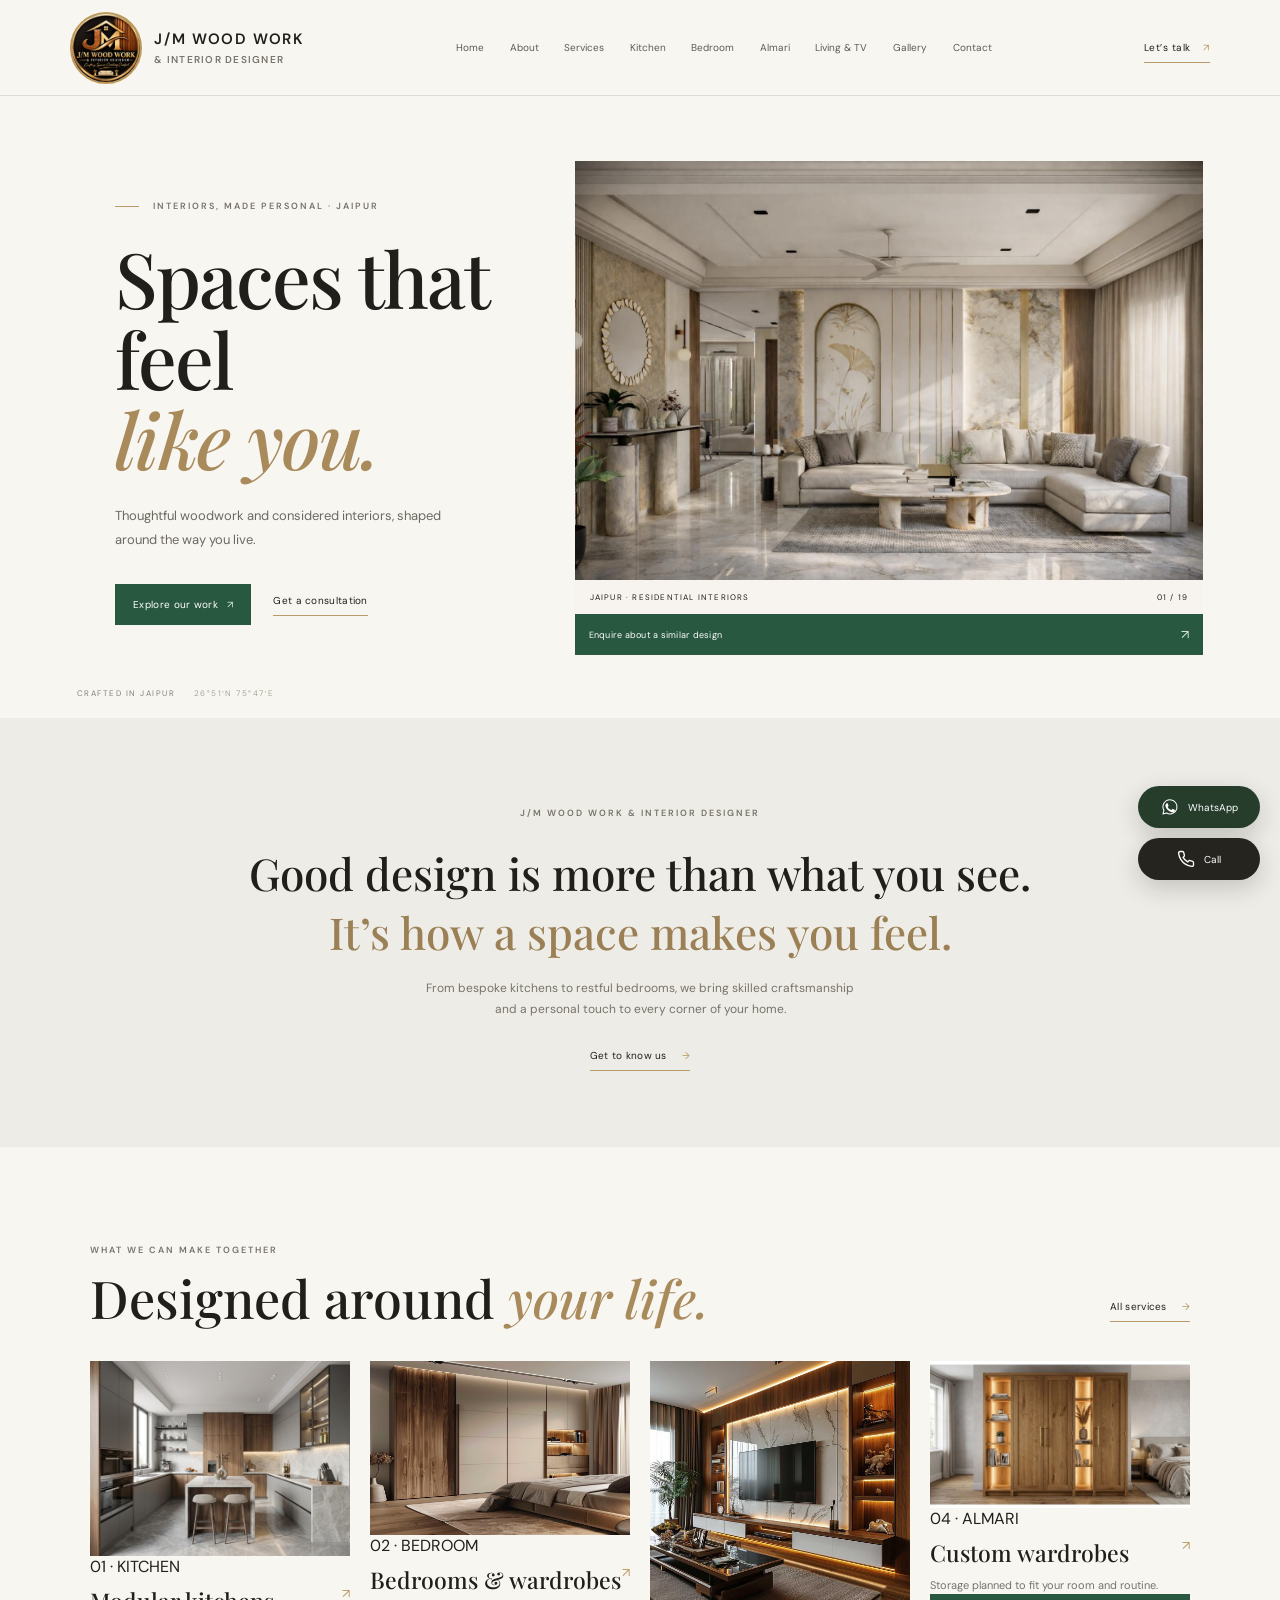
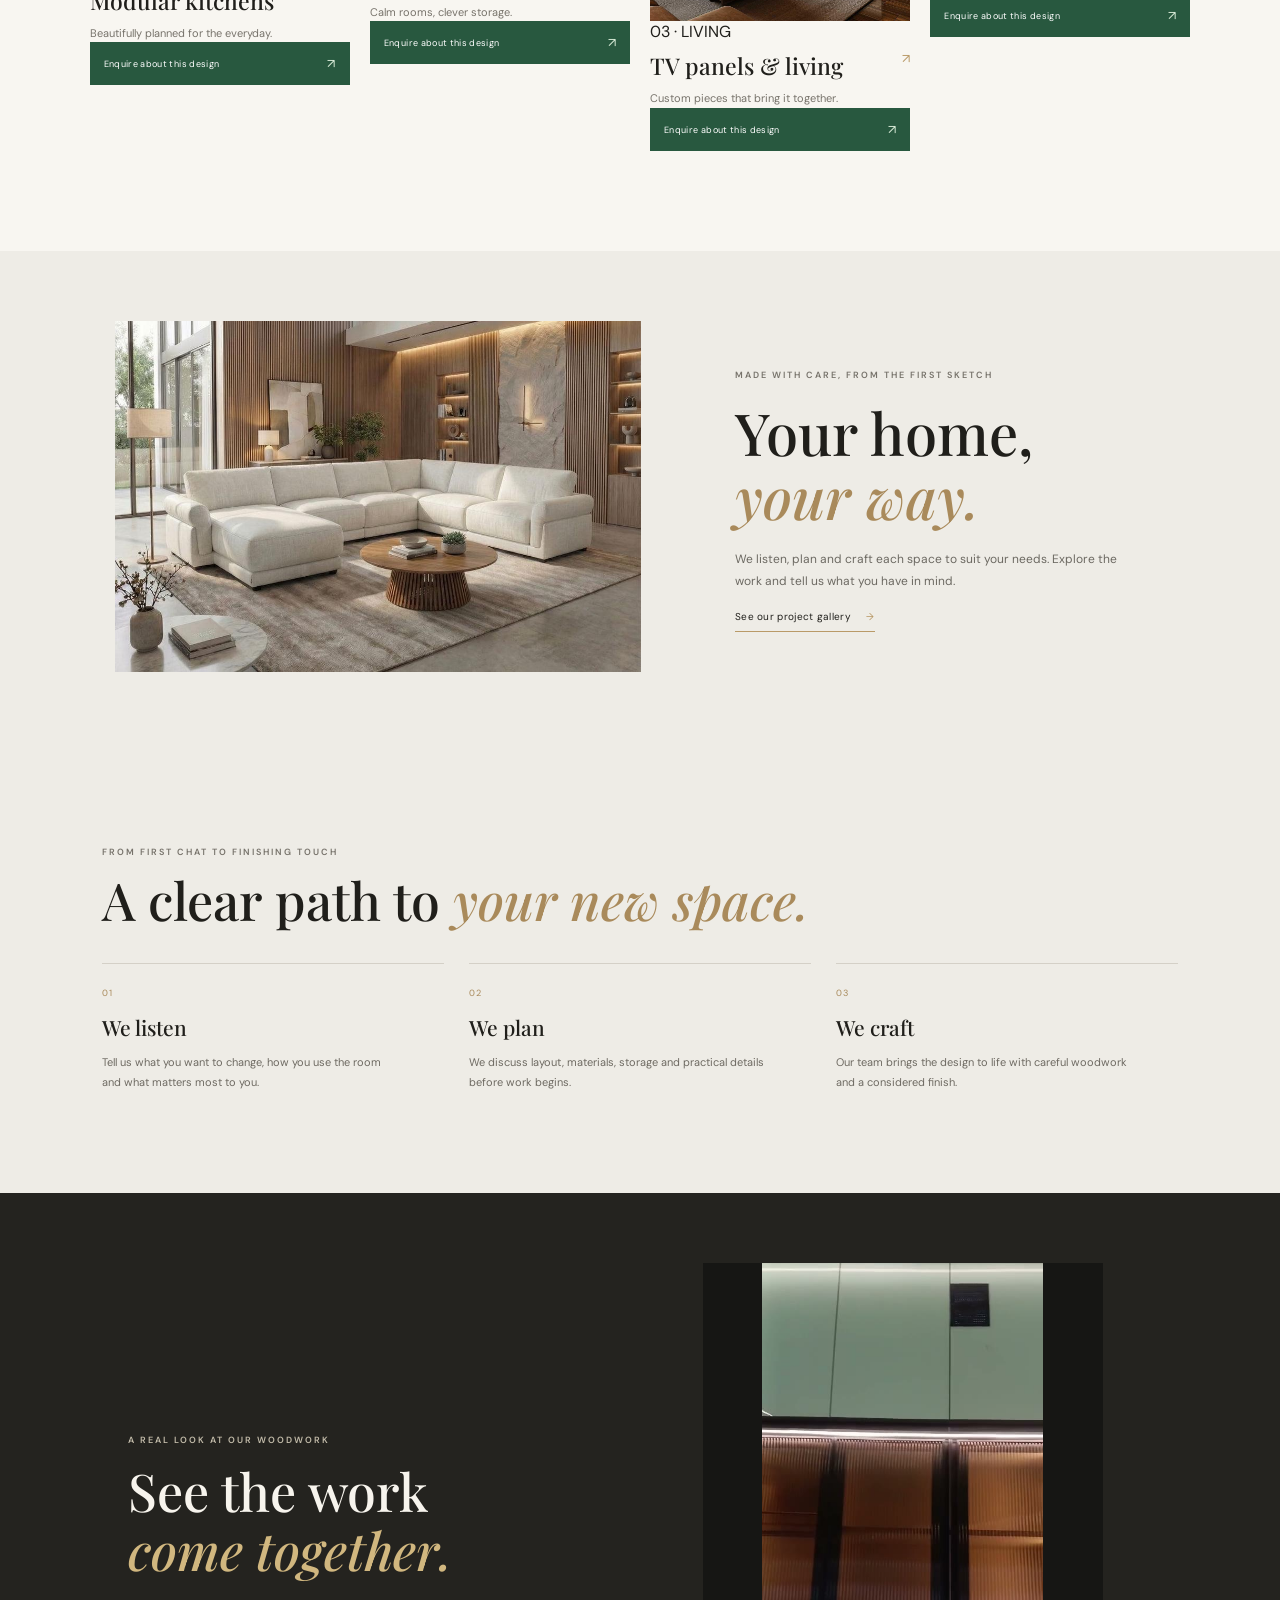
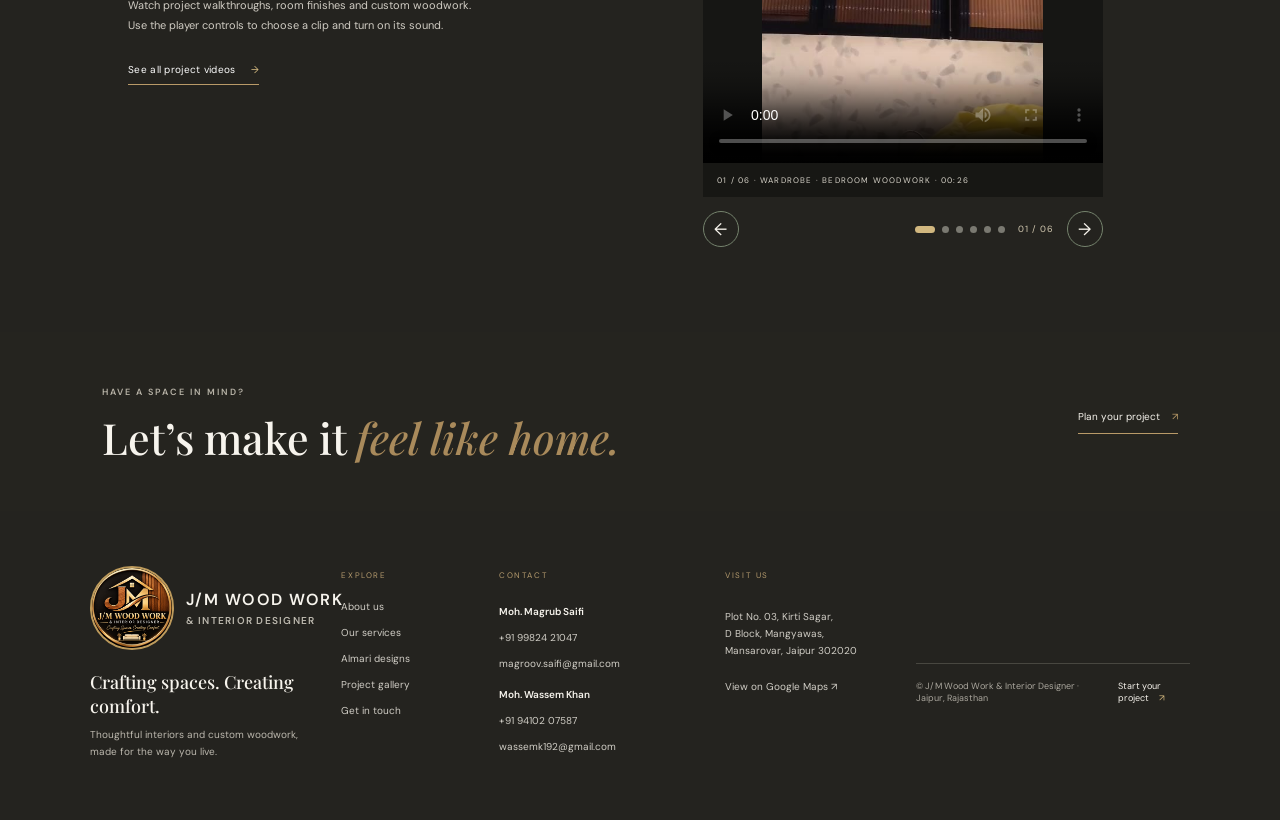
<file: index.html>
<!doctype html>
<html lang="en">
<head>
  <meta charset="UTF-8"><meta name="viewport" content="width=device-width, initial-scale=1"><meta name="theme-color" content="#171714">
  <meta name="description" content="J/M Wood Work & Interior Designer creates custom kitchens, wardrobes and thoughtful interiors in Jaipur.">
  <title>J/M Wood Work & Interior Designer — Jaipur</title>
  <link rel="preconnect" href="https://fonts.googleapis.com"><link rel="preconnect" href="https://fonts.gstatic.com" crossorigin>
  <link href="https://fonts.googleapis.com/css2?family=DM+Sans:wght@400;500;600&family=Playfair+Display:wght@500;600&display=swap" rel="stylesheet"><link rel="stylesheet" href="/styles.css">
</head>
<body>
  <header class="topbar"><a class="brand" href="/" aria-label="J/M Wood Work home"><img class="brand-logo" src="/images/jm-logo.jpg" alt="J/M Wood Work logo"><span class="brand-name"><span>J/M WOOD WORK</span><i>& INTERIOR DESIGNER</i></span></a><button class="menu-toggle" aria-expanded="false" aria-controls="site-nav" aria-label="Open navigation"><span></span><span></span></button><nav id="site-nav" aria-label="Main navigation"><a href="/">Home</a><a href="/about.html">About</a><a href="/services.html">Services</a><a href="/kitchen.html">Kitchen</a><a href="/bedroom.html">Bedroom</a><a href="/almari.html">Almari</a><a href="/living-room.html">Living & TV</a><a href="/gallery.html">Gallery</a><a href="/contact.html">Contact</a></nav><a class="header-cta" href="https://wa.me/919982421047" target="_blank" rel="noreferrer">Let’s talk <span>↗</span></a></header>
  <main>
    <section class="hero"><div class="hero-copy"><p class="eyebrow"><span></span> INTERIORS, MADE PERSONAL · JAIPUR</p><h1>Spaces that feel<br><em>like you.</em></h1><p class="intro">Thoughtful woodwork and considered interiors, shaped around the way you live.</p><div class="hero-actions"><a class="button" href="/gallery.html">Explore our work <span>↗</span></a><a class="text-link" href="/contact.html">Get a consultation</a></div></div><figure class="hero-image"><img src="/images/living-room-ivory.jpg" alt="Elegant ivory living room with custom interior details" fetchpriority="high"><figcaption><span>JAIPUR · RESIDENTIAL INTERIORS</span><span>01 / 19</span></figcaption></figure><div class="hero-index">CRAFTED IN JAIPUR <span>26°51′N 75°47′E</span></div></section>
    <section class="intro-band"><p class="eyebrow">J/M WOOD WORK & INTERIOR DESIGNER</p><p class="statement">Good design is more than what you see.<br><span>It’s how a space makes you feel.</span></p><p class="about-copy">From bespoke kitchens to restful bedrooms, we bring skilled craftsmanship and a personal touch to every corner of your home.</p><a class="text-link" href="/about.html">Get to know us <span>→</span></a></section>
    <section class="home-services"><div class="section-heading"><div><p class="eyebrow">WHAT WE CAN MAKE TOGETHER</p><h2>Designed around <em>your life.</em></h2></div><a class="text-link" href="/services.html">All services <span>→</span></a></div><div class="service-grid"><a class="service-card" href="/kitchen.html"><img src="/images/kitchen-island.jpg" alt="Modern modular kitchen with wood cabinets" loading="lazy"><span>01 · KITCHEN</span><h2>Modular kitchens <b>↗</b></h2><p>Beautifully planned for the everyday.</p></a><a class="service-card" href="/bedroom.html"><img src="/images/bedroom-wardrobe.jpg" alt="Bedroom wardrobe and custom storage" loading="lazy"><span>02 · BEDROOM</span><h2>Bedrooms & wardrobes <b>↗</b></h2><p>Calm rooms, clever storage.</p></a><a class="service-card" href="/living-room.html"><img src="/images/tv-panel.jpg" alt="Wood and marble TV feature wall" loading="lazy"><span>03 · LIVING</span><h2>TV panels & living <b>↗</b></h2><p>Custom pieces that bring it together.</p></a><a class="service-card" href="/almari.html"><img src="/images/almari-wooden.jpg" alt="Full-height wooden almari with warm lit display shelves" loading="lazy"><span>04 · ALMARI</span><h2>Custom wardrobes <b>↗</b></h2><p>Storage planned to fit your room and routine.</p></a></div></section>
    <section class="home-feature"><figure><img src="/images/living-room-sectional.jpg" alt="Comfortable living room with a custom sectional sofa" loading="lazy"></figure><div><p class="eyebrow">MADE WITH CARE, FROM THE FIRST SKETCH</p><h2>Your home,<br><em>your way.</em></h2><p>We listen, plan and craft each space to suit your needs. Explore the work and tell us what you have in mind.</p><a class="text-link" href="/gallery.html">See our project gallery <span>→</span></a></div></section>
  <section class="home-process"><div class="section-heading"><div><p class="eyebrow">FROM FIRST CHAT TO FINISHING TOUCH</p><h2>A clear path to <em>your new space.</em></h2></div></div><div class="process-grid"><article><span>01</span><h3>We listen</h3><p>Tell us what you want to change, how you use the room and what matters most to you.</p></article><article><span>02</span><h3>We plan</h3><p>We discuss layout, materials, storage and practical details before work begins.</p></article><article><span>03</span><h3>We craft</h3><p>Our team brings the design to life with careful woodwork and a considered finish.</p></article></div></section><section class="home-video"><div class="home-video-copy"><p class="eyebrow">A REAL LOOK AT OUR WOODWORK</p><h2>See the work<br><em>come together.</em></h2><p>Watch project walkthroughs, room finishes and custom woodwork. Use the player controls to choose a clip and turn on its sound.</p><a class="text-link" href="/gallery.html#project-videos">See all project videos <span>→</span></a></div><div class="home-video-carousel" id="home-video-carousel" aria-label="Project video slideshow"></div></section></main>
  <section class="contact-strip"><div><p class="eyebrow">HAVE A SPACE IN MIND?</p><h2>Let’s make it <em>feel like home.</em></h2></div><a class="contact-link" href="/contact.html">Plan your project <span>↗</span></a></section><footer class="site-footer"><div class="footer-main"><div class="footer-brand"><a class="brand" href="/"><img class="brand-logo" src="/images/jm-logo.jpg" alt="J/M Wood Work logo"><span class="brand-name"><span>J/M WOOD WORK</span><i>& INTERIOR DESIGNER</i></span></a><p>Crafting spaces. Creating comfort.</p><span class="footer-tag">Thoughtful interiors and custom woodwork, made for the way you live.</span></div><div class="footer-column"><p class="footer-title">EXPLORE</p><a href="/about.html">About us</a><a href="/services.html">Our services</a><a href="/almari.html">Almari designs</a><a href="/gallery.html">Project gallery</a><a href="/contact.html">Get in touch</a></div><div class="footer-column"><p class="footer-title">CONTACT</p><strong>Moh. Magrub Saifi</strong><a href="tel:+919982421047">+91 99824 21047</a><a href="mailto:magroov.saifi@gmail.com">magroov.saifi@gmail.com</a><strong>Moh. Wassem Khan</strong><a href="tel:+919410207587">+91 94102 07587</a><a href="mailto:wassemk192@gmail.com">wassemk192@gmail.com</a></div><div class="footer-column footer-address"><p class="footer-title">VISIT US</p><p>Plot No. 03, Kirti Sagar,<br>D Block, Mangyawas,<br>Mansarovar, Jaipur 302020</p><a href="https://maps.google.com/?q=Plot+No+03+Kirti+Sagar+D+Block+Mangyawas+Mansarovar+Jaipur+302020" target="_blank" rel="noreferrer">View on Google Maps ↗</a></div></div><div class="footer-bottom"><span>© J/M Wood Work & Interior Designer · Jaipur, Rajasthan</span><a href="/contact.html">Start your project <span>↗</span></a></div></footer>
  <script src="/script.js?v=20261103-videos" defer></script>
</body></html>
</file>
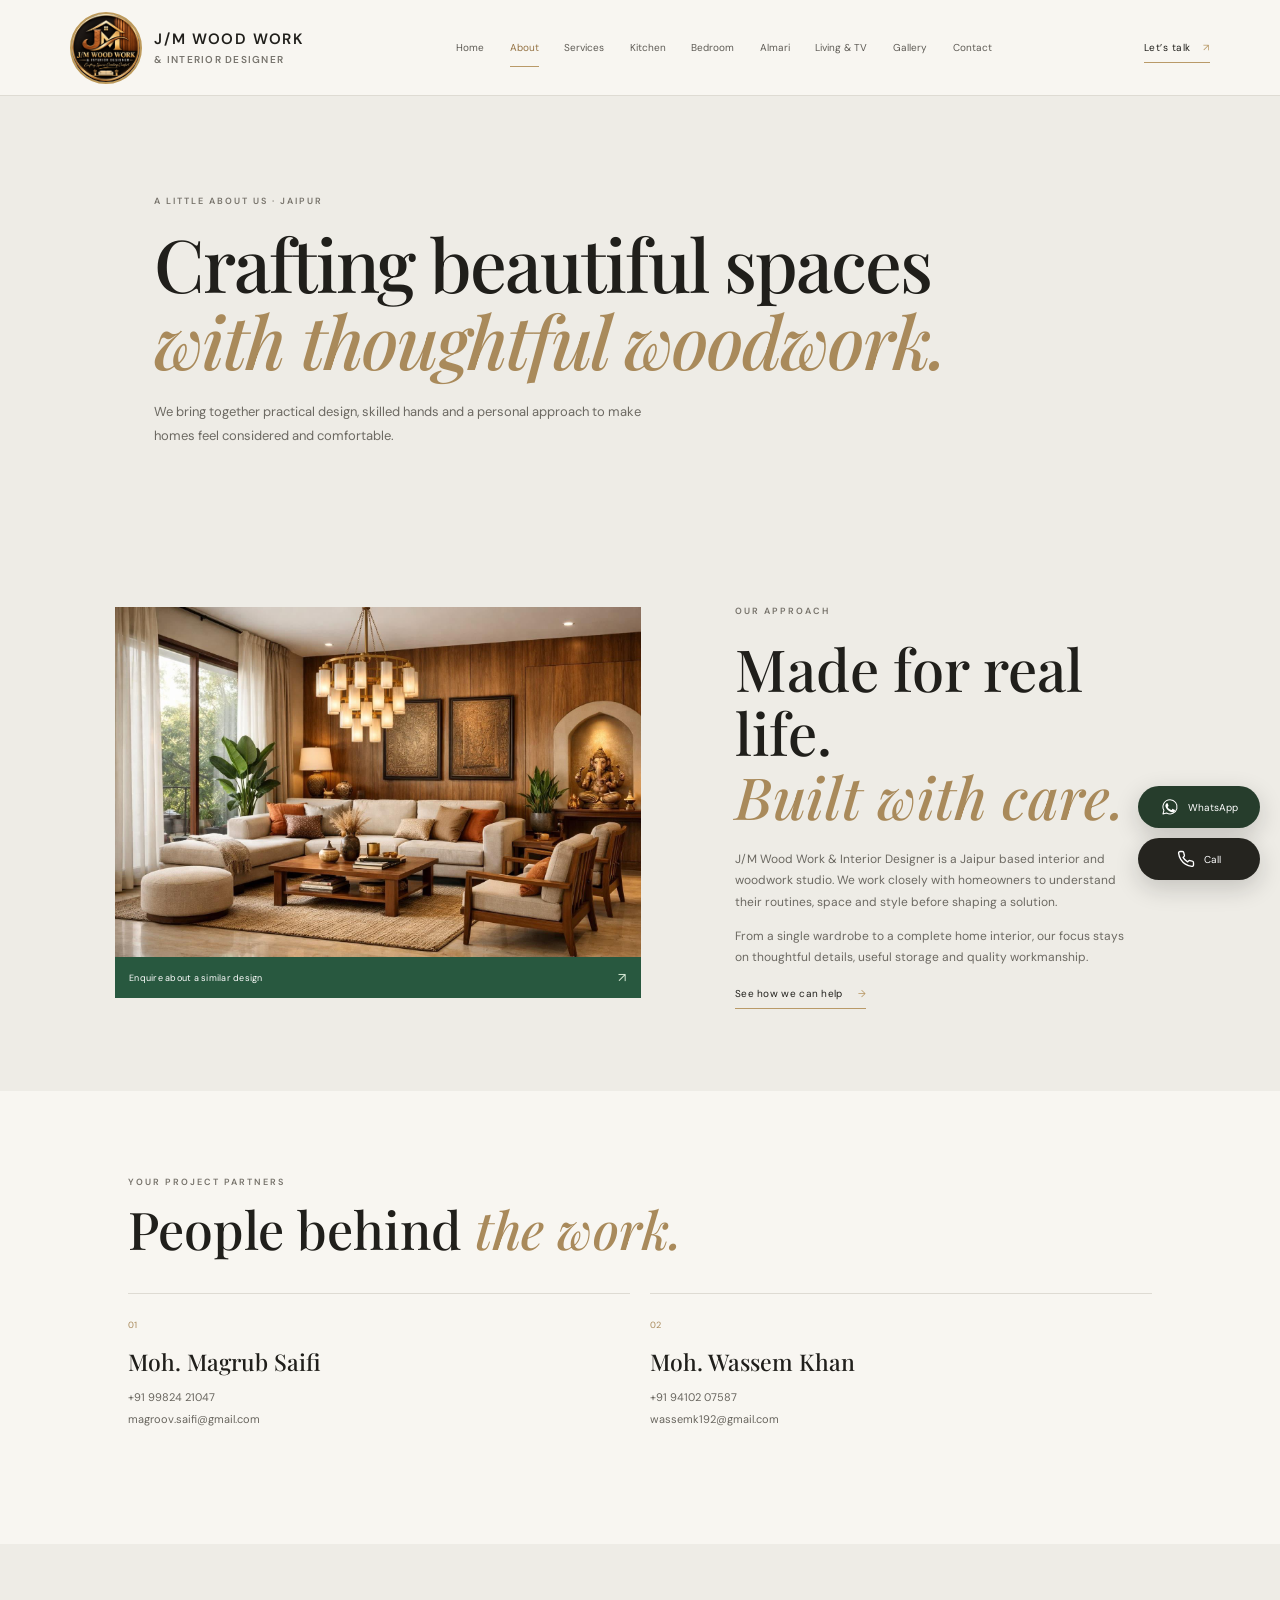
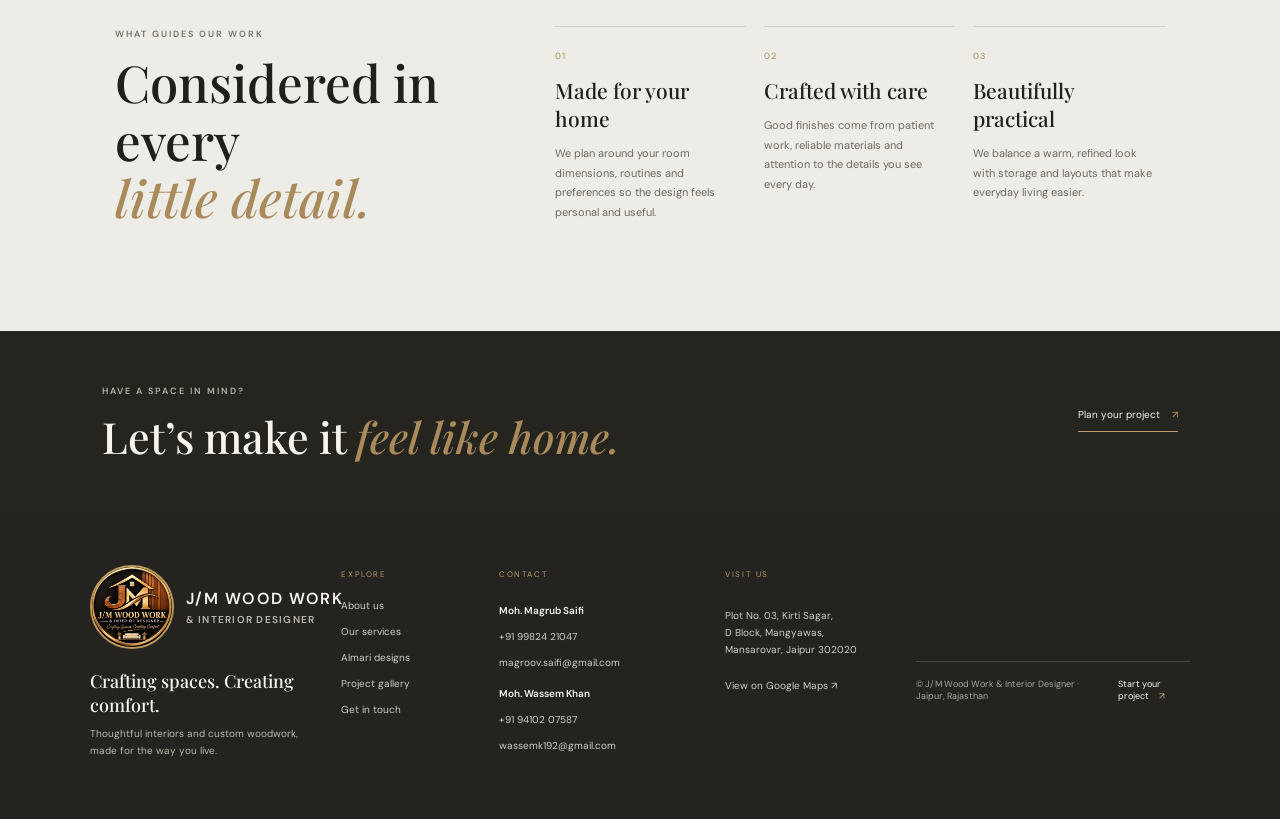
<file: about.html>
<!doctype html><html lang="en"><head><meta charset="UTF-8"><meta name="viewport" content="width=device-width, initial-scale=1"><meta name="theme-color" content="#171714"><meta name="description" content="Meet the J/M Wood Work team in Jaipur: custom woodwork, thoughtful interiors and quality craftsmanship."><title>About us | J/M Wood Work & Interior Designer, Jaipur</title><link rel="preconnect" href="https://fonts.googleapis.com"><link rel="preconnect" href="https://fonts.gstatic.com" crossorigin><link href="https://fonts.googleapis.com/css2?family=DM+Sans:wght@400;500;600&family=Playfair+Display:wght@500;600&display=swap" rel="stylesheet"><link rel="stylesheet" href="/styles.css"></head><body><header class="topbar"><a class="brand" href="/" aria-label="J/M Wood Work home"><img class="brand-logo" src="/images/jm-logo.jpg" alt="J/M Wood Work logo"><span class="brand-name"><span>J/M WOOD WORK</span><i>& INTERIOR DESIGNER</i></span></a><button class="menu-toggle" aria-expanded="false" aria-controls="site-nav" aria-label="Open navigation"><span></span><span></span></button><nav id="site-nav" aria-label="Main navigation"><a href="/">Home</a><a href="/about.html">About</a><a href="/services.html">Services</a><a href="/kitchen.html">Kitchen</a><a href="/bedroom.html">Bedroom</a><a href="/almari.html">Almari</a><a href="/living-room.html">Living & TV</a><a href="/gallery.html">Gallery</a><a href="/contact.html">Contact</a></nav><a class="header-cta" href="https://wa.me/919982421047" target="_blank" rel="noreferrer">Let’s talk <span>↗</span></a></header><main><section class="page-hero"><p class="eyebrow">A LITTLE ABOUT US · JAIPUR</p><h1>Crafting beautiful spaces<br><em>with thoughtful woodwork.</em></h1><p class="intro">We bring together practical design, skilled hands and a personal approach to make homes feel considered and comfortable.</p></section><section class="split-feature"><figure class="feature-image"><img src="/images/living-room-warm.jpg" alt="Warm family living room with custom wood finishes" loading="lazy"></figure><div><p class="eyebrow">OUR APPROACH</p><h2>Made for real life.<br><em>Built with care.</em></h2><p>J/M Wood Work & Interior Designer is a Jaipur based interior and woodwork studio. We work closely with homeowners to understand their routines, space and style before shaping a solution.</p><p>From a single wardrobe to a complete home interior, our focus stays on thoughtful details, useful storage and quality workmanship.</p><a class="text-link" href="/services.html">See how we can help <span>→</span></a></div></section><section class="owners"><p class="eyebrow">YOUR PROJECT PARTNERS</p><h2>People behind <em>the work.</em></h2><div class="owner-grid"><article><span>01</span><h3>Moh. Magrub Saifi</h3><a href="tel:+919982421047">+91 99824 21047</a><a href="mailto:magroov.saifi@gmail.com">magroov.saifi@gmail.com</a></article><article><span>02</span><h3>Moh. Wassem Khan</h3><a href="tel:+919410207587">+91 94102 07587</a><a href="mailto:wassemk192@gmail.com">wassemk192@gmail.com</a></article></div></section><section class="values-section"><div class="values-heading"><p class="eyebrow">WHAT GUIDES OUR WORK</p><h2>Considered in every<br><em>little detail.</em></h2></div><div class="values-grid"><article><span>01</span><h3>Made for your home</h3><p>We plan around your room dimensions, routines and preferences so the design feels personal and useful.</p></article><article><span>02</span><h3>Crafted with care</h3><p>Good finishes come from patient work, reliable materials and attention to the details you see every day.</p></article><article><span>03</span><h3>Beautifully practical</h3><p>We balance a warm, refined look with storage and layouts that make everyday living easier.</p></article></div></section></main><section class="contact-strip"><div><p class="eyebrow">HAVE A SPACE IN MIND?</p><h2>Let’s make it <em>feel like home.</em></h2></div><a class="contact-link" href="/contact.html">Plan your project <span>↗</span></a></section><footer class="site-footer"><div class="footer-main"><div class="footer-brand"><a class="brand" href="/"><img class="brand-logo" src="/images/jm-logo.jpg" alt="J/M Wood Work logo"><span class="brand-name"><span>J/M WOOD WORK</span><i>& INTERIOR DESIGNER</i></span></a><p>Crafting spaces. Creating comfort.</p><span class="footer-tag">Thoughtful interiors and custom woodwork, made for the way you live.</span></div><div class="footer-column"><p class="footer-title">EXPLORE</p><a href="/about.html">About us</a><a href="/services.html">Our services</a><a href="/almari.html">Almari designs</a><a href="/gallery.html">Project gallery</a><a href="/contact.html">Get in touch</a></div><div class="footer-column"><p class="footer-title">CONTACT</p><strong>Moh. Magrub Saifi</strong><a href="tel:+919982421047">+91 99824 21047</a><a href="mailto:magroov.saifi@gmail.com">magroov.saifi@gmail.com</a><strong>Moh. Wassem Khan</strong><a href="tel:+919410207587">+91 94102 07587</a><a href="mailto:wassemk192@gmail.com">wassemk192@gmail.com</a></div><div class="footer-column footer-address"><p class="footer-title">VISIT US</p><p>Plot No. 03, Kirti Sagar,<br>D Block, Mangyawas,<br>Mansarovar, Jaipur 302020</p><a href="https://maps.google.com/?q=Plot+No+03+Kirti+Sagar+D+Block+Mangyawas+Mansarovar+Jaipur+302020" target="_blank" rel="noreferrer">View on Google Maps ↗</a></div></div><div class="footer-bottom"><span>© J/M Wood Work & Interior Designer · Jaipur, Rajasthan</span><a href="/contact.html">Start your project <span>↗</span></a></div></footer><script src="/script.js?v=20261103-videos" defer></script></body></html>
</file>
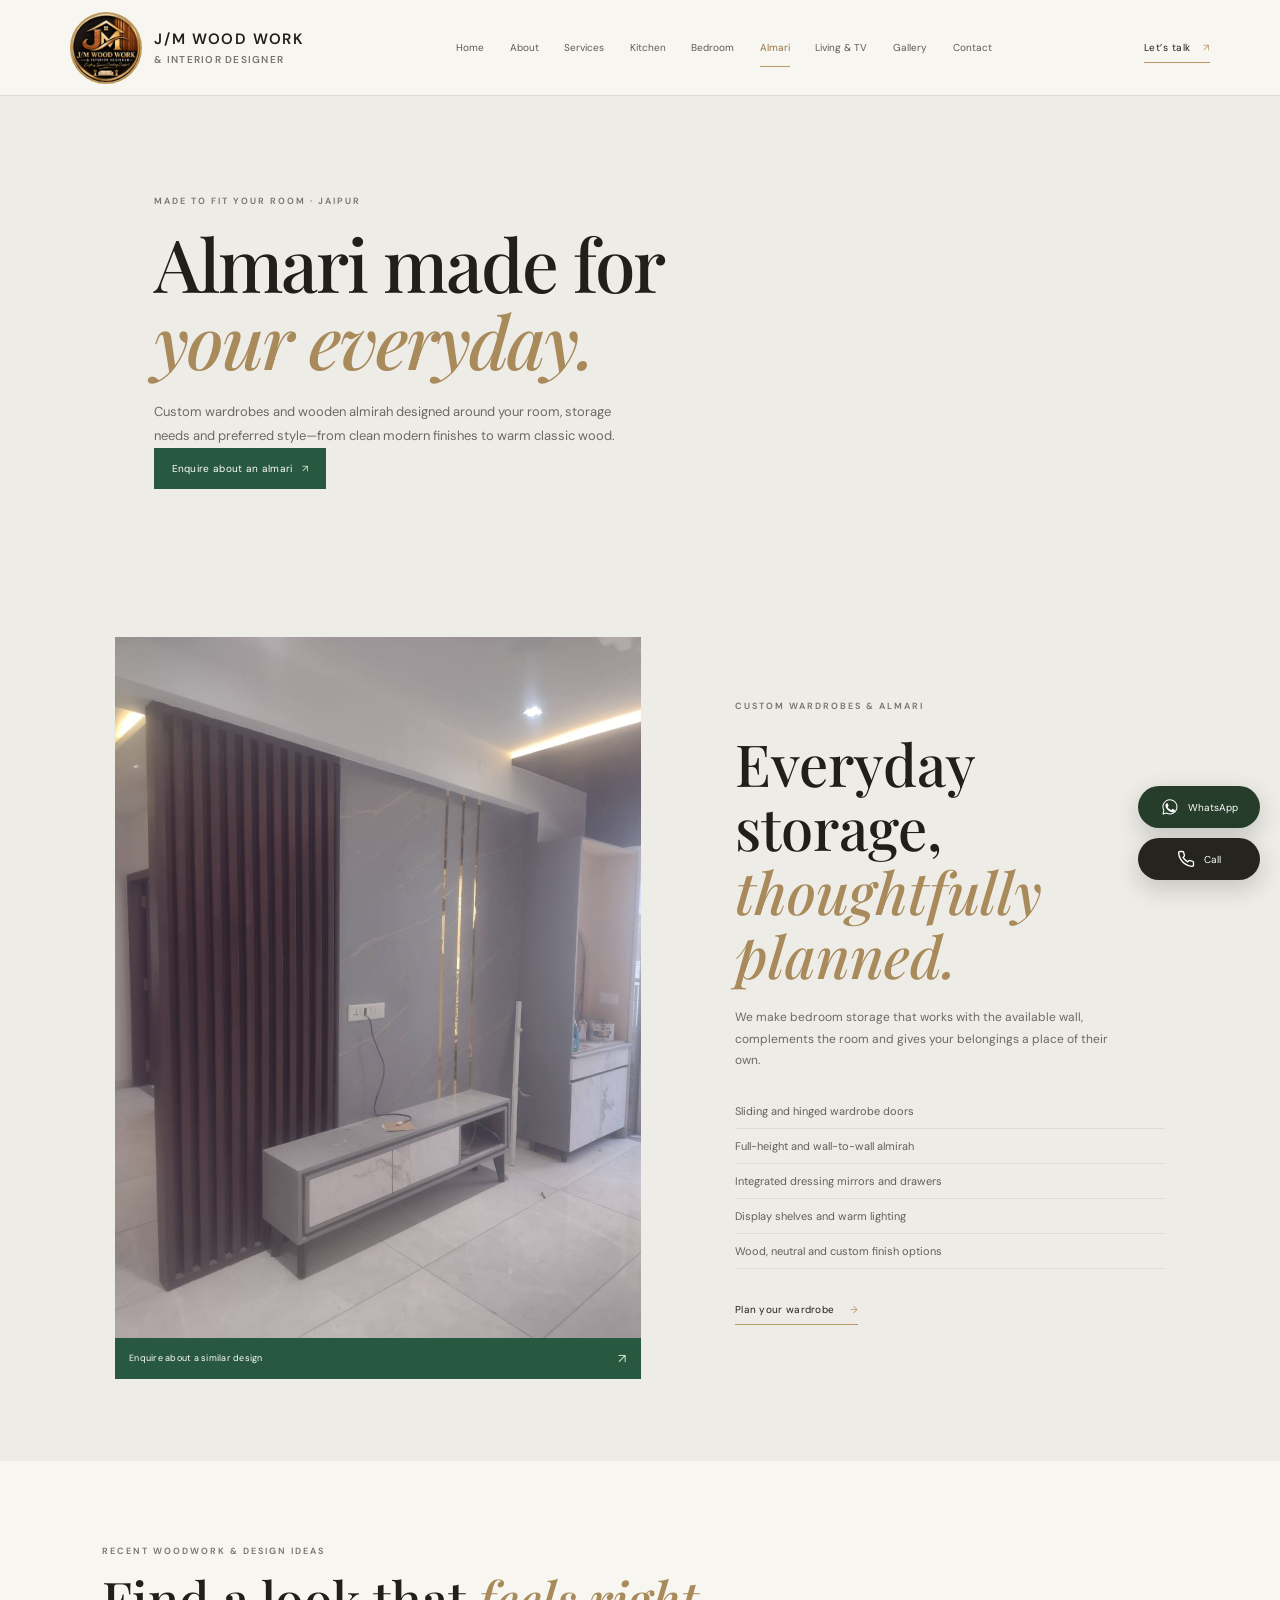
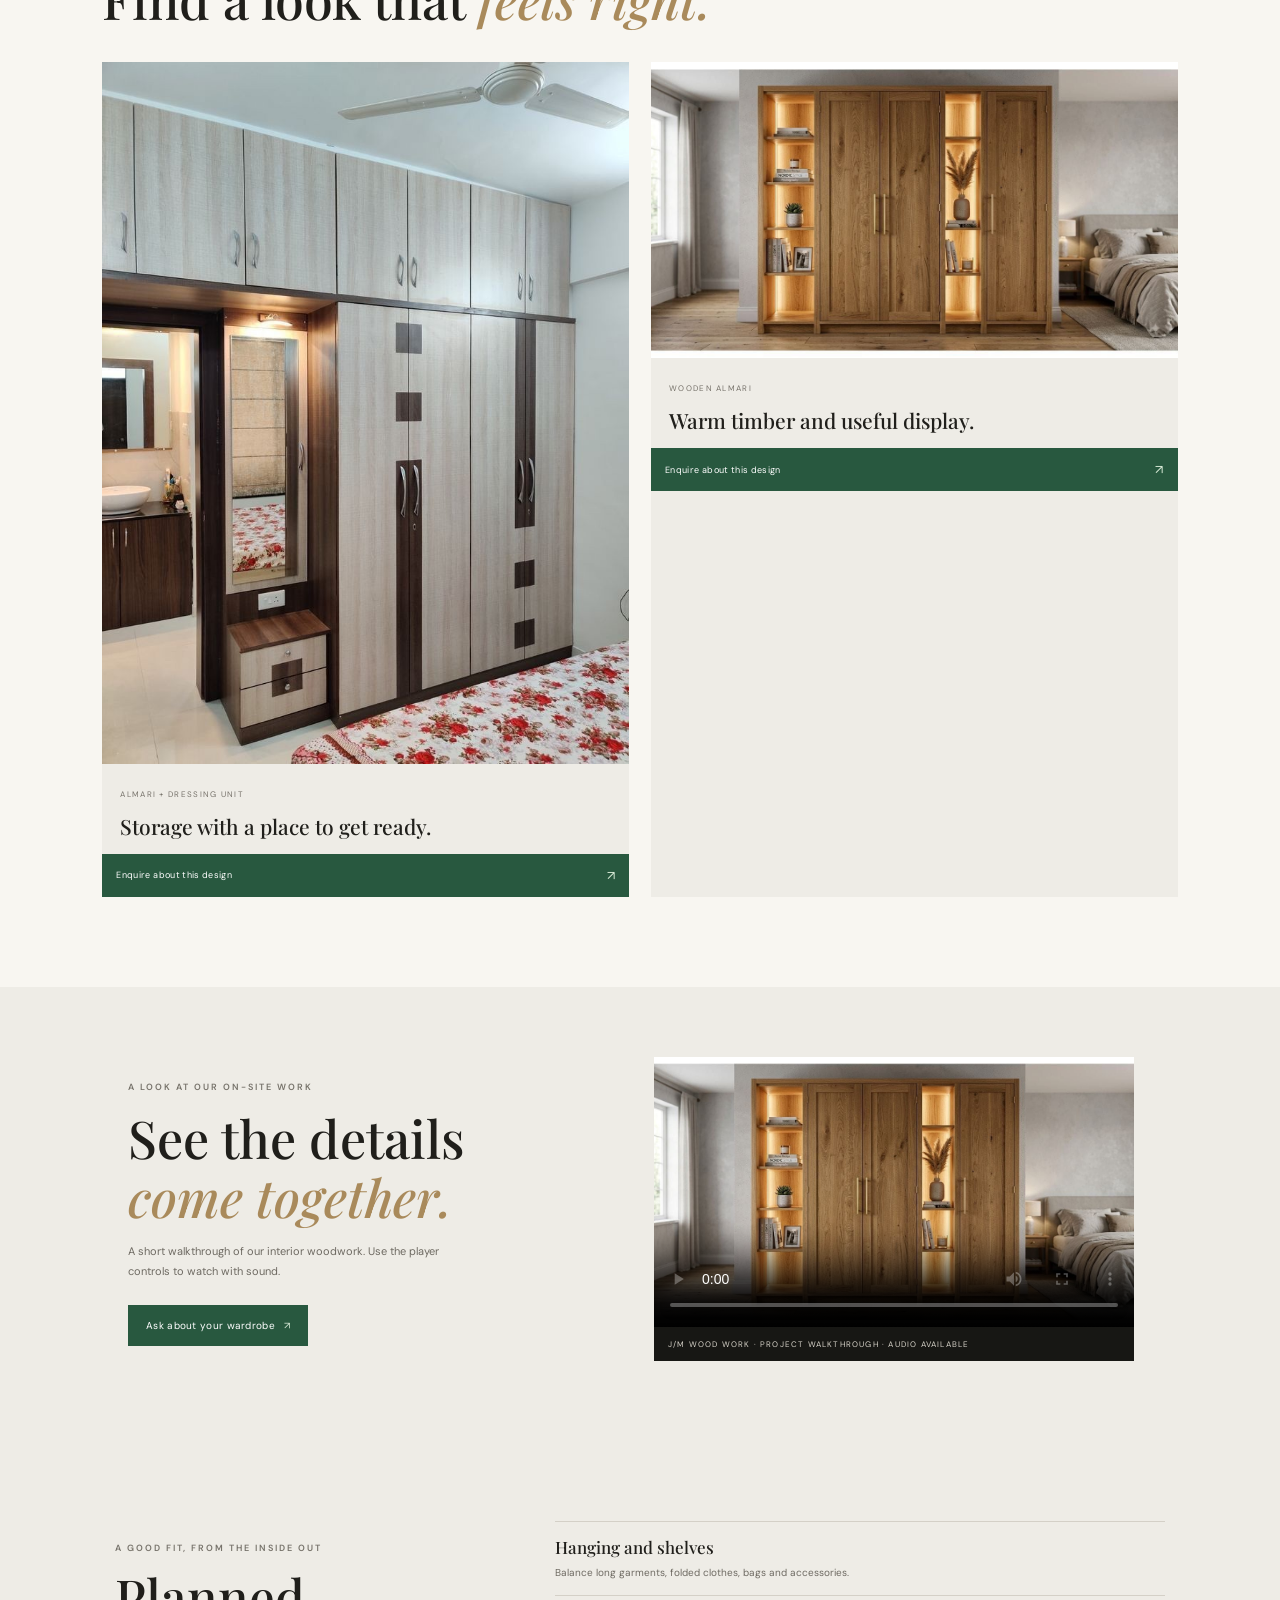
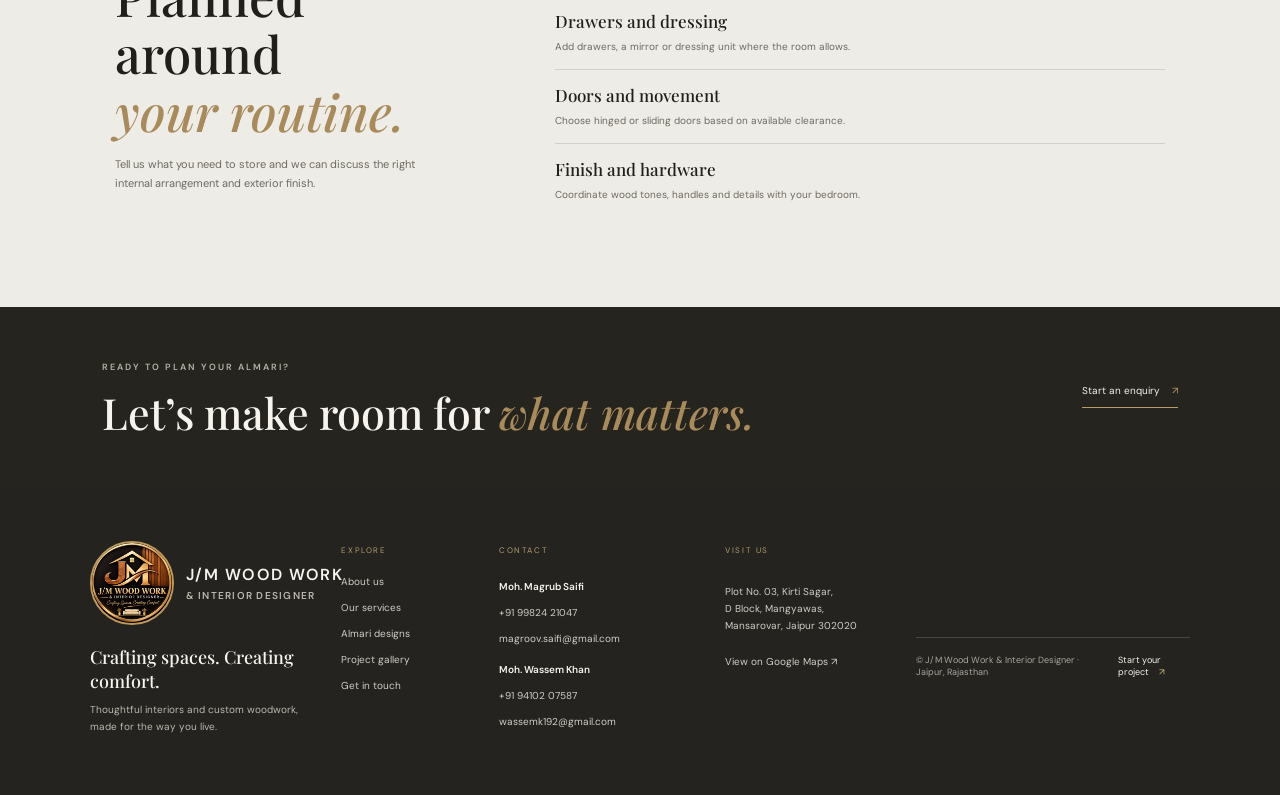
<file: almari.html>
<!doctype html>
<html lang="en"><head><meta charset="UTF-8"><meta name="viewport" content="width=device-width, initial-scale=1"><meta name="theme-color" content="#171714"><meta name="description" content="Explore custom wooden almirah, sliding wardrobes, dressing units and bedroom storage made by J/M Wood Work in Jaipur."><title>Almari & Wardrobe Design | J/M Wood Work, Jaipur</title><link rel="preconnect" href="https://fonts.googleapis.com"><link rel="preconnect" href="https://fonts.gstatic.com" crossorigin><link href="https://fonts.googleapis.com/css2?family=DM+Sans:wght@400;500;600&family=Playfair+Display:wght@500;600&display=swap" rel="stylesheet"><link rel="stylesheet" href="/styles.css"></head>
<body>
<header class="topbar"><a class="brand" href="/" aria-label="J/M Wood Work home"><img class="brand-logo" src="/images/jm-logo.jpg" alt="J/M Wood Work logo"><span class="brand-name"><span>J/M WOOD WORK</span><i>& INTERIOR DESIGNER</i></span></a><button class="menu-toggle" aria-expanded="false" aria-controls="site-nav" aria-label="Open navigation"><span></span><span></span></button><nav id="site-nav" aria-label="Main navigation"><a href="/">Home</a><a href="/about.html">About</a><a href="/services.html">Services</a><a href="/kitchen.html">Kitchen</a><a href="/bedroom.html">Bedroom</a><a href="/almari.html">Almari</a><a href="/living-room.html">Living & TV</a><a href="/gallery.html">Gallery</a><a href="/contact.html">Contact</a></nav><a class="header-cta" href="https://wa.me/919982421047" target="_blank" rel="noreferrer">Let’s talk <span>↗</span></a></header>
<main>
<section class="page-hero"><p class="eyebrow">MADE TO FIT YOUR ROOM · JAIPUR</p><h1>Almari made for<br><em>your everyday.</em></h1><p class="intro">Custom wardrobes and wooden almirah designed around your room, storage needs and preferred style—from clean modern finishes to warm classic wood.</p><a class="button" href="/contact.html?service=wardrobe">Enquire about an almari <span>↗</span></a></section>
<section class="split-feature"><figure class="feature-image"><img src="/images/wood-tv-partition.jpg" alt="Custom grey wall panel, floating TV unit and full-height wooden slatted partition" loading="lazy"></figure><div><p class="eyebrow">CUSTOM WARDROBES & ALMARI</p><h2>Everyday storage,<br><em>thoughtfully planned.</em></h2><p>We make bedroom storage that works with the available wall, complements the room and gives your belongings a place of their own.</p><ul class="feature-list"><li>Sliding and hinged wardrobe doors</li><li>Full-height and wall-to-wall almirah</li><li>Integrated dressing mirrors and drawers</li><li>Display shelves and warm lighting</li><li>Wood, neutral and custom finish options</li></ul><a class="text-link" href="/contact.html?service=wardrobe">Plan your wardrobe <span>→</span></a></div></section>
<section class="wardrobe-gallery"><div class="section-heading"><div><p class="eyebrow">RECENT WOODWORK & DESIGN IDEAS</p><h2>Find a look that <em>feels right.</em></h2></div></div><div class="wardrobe-cards"><article class="wardrobe-card"><img src="/images/almari-vanity.jpg" alt="Classic wardrobe with dressing mirror and drawers" loading="lazy"><div class="wardrobe-card-copy"><span>ALMARI + DRESSING UNIT</span><h3>Storage with a place to get ready.</h3><a class="project-enquiry" href="/contact.html?project=Classic%20wardrobe%20with%20dressing%20unit&amp;service=wardrobe"><span>Enquire about this design</span><span aria-hidden="true">↗</span></a></div></article><article class="wardrobe-card"><img src="/images/almari-wooden.jpg" alt="Wooden wardrobe with warm lit display niches" loading="lazy"><div class="wardrobe-card-copy"><span>WOODEN ALMARI</span><h3>Warm timber and useful display.</h3><a class="project-enquiry" href="/contact.html?project=Wooden%20wardrobe%20with%20display%20shelves&amp;service=wardrobe"><span>Enquire about this design</span><span aria-hidden="true">↗</span></a></div></article></div></section>
<section class="wardrobe-video"><div class="video-copy"><p class="eyebrow">A LOOK AT OUR ON-SITE WORK</p><h2>See the details<br><em>come together.</em></h2><p>A short walkthrough of our interior woodwork. Use the player controls to watch with sound.</p><a class="button" href="/contact.html?service=wardrobe">Ask about your wardrobe <span>↗</span></a></div><figure class="video-frame"><video controls playsinline preload="metadata" poster="/images/almari-wooden.jpg" aria-label="On-site interior woodwork walkthrough with audio"><source src="/videos/wardrobe-design.mp4" type="video/mp4">Your browser does not support MP4 video. You can contact us for a project walkthrough.</video><figcaption>J/M WOOD WORK · PROJECT WALKTHROUGH · AUDIO AVAILABLE</figcaption></figure></section>
<section class="values-section"><div class="values-heading"><p class="eyebrow">A GOOD FIT, FROM THE INSIDE OUT</p><h2>Planned around<br><em>your routine.</em></h2><p>Tell us what you need to store and we can discuss the right internal arrangement and exterior finish.</p></div><div class="detail-list"><p><strong>Hanging and shelves</strong><span>Balance long garments, folded clothes, bags and accessories.</span></p><p><strong>Drawers and dressing</strong><span>Add drawers, a mirror or dressing unit where the room allows.</span></p><p><strong>Doors and movement</strong><span>Choose hinged or sliding doors based on available clearance.</span></p><p><strong>Finish and hardware</strong><span>Coordinate wood tones, handles and details with your bedroom.</span></p></div></section>
</main>
<section class="contact-strip"><div><p class="eyebrow">READY TO PLAN YOUR ALMARI?</p><h2>Let’s make room for <em>what matters.</em></h2></div><a class="contact-link" href="/contact.html?service=wardrobe">Start an enquiry <span>↗</span></a></section>
<footer class="site-footer"><div class="footer-main"><div class="footer-brand"><a class="brand" href="/"><img class="brand-logo" src="/images/jm-logo.jpg" alt="J/M Wood Work logo"><span class="brand-name"><span>J/M WOOD WORK</span><i>& INTERIOR DESIGNER</i></span></a><p>Crafting spaces. Creating comfort.</p><span class="footer-tag">Thoughtful interiors and custom woodwork, made for the way you live.</span></div><div class="footer-column"><p class="footer-title">EXPLORE</p><a href="/about.html">About us</a><a href="/services.html">Our services</a><a href="/almari.html">Almari designs</a><a href="/gallery.html">Project gallery</a><a href="/contact.html">Get in touch</a></div><div class="footer-column"><p class="footer-title">CONTACT</p><strong>Moh. Magrub Saifi</strong><a href="tel:+919982421047">+91 99824 21047</a><a href="mailto:magroov.saifi@gmail.com">magroov.saifi@gmail.com</a><strong>Moh. Wassem Khan</strong><a href="tel:+919410207587">+91 94102 07587</a><a href="mailto:wassemk192@gmail.com">wassemk192@gmail.com</a></div><div class="footer-column footer-address"><p class="footer-title">VISIT US</p><p>Plot No. 03, Kirti Sagar,<br>D Block, Mangyawas,<br>Mansarovar, Jaipur 302020</p><a href="https://maps.google.com/?q=Plot+No+03+Kirti+Sagar+D+Block+Mangyawas+Mansarovar+Jaipur+302020" target="_blank" rel="noreferrer">View on Google Maps ↗</a></div></div><div class="footer-bottom"><span>© J/M Wood Work & Interior Designer · Jaipur, Rajasthan</span><a href="/contact.html">Start your project <span>↗</span></a></div></footer>
<script src="/script.js?v=20261103-videos" defer></script></body></html>
</file>
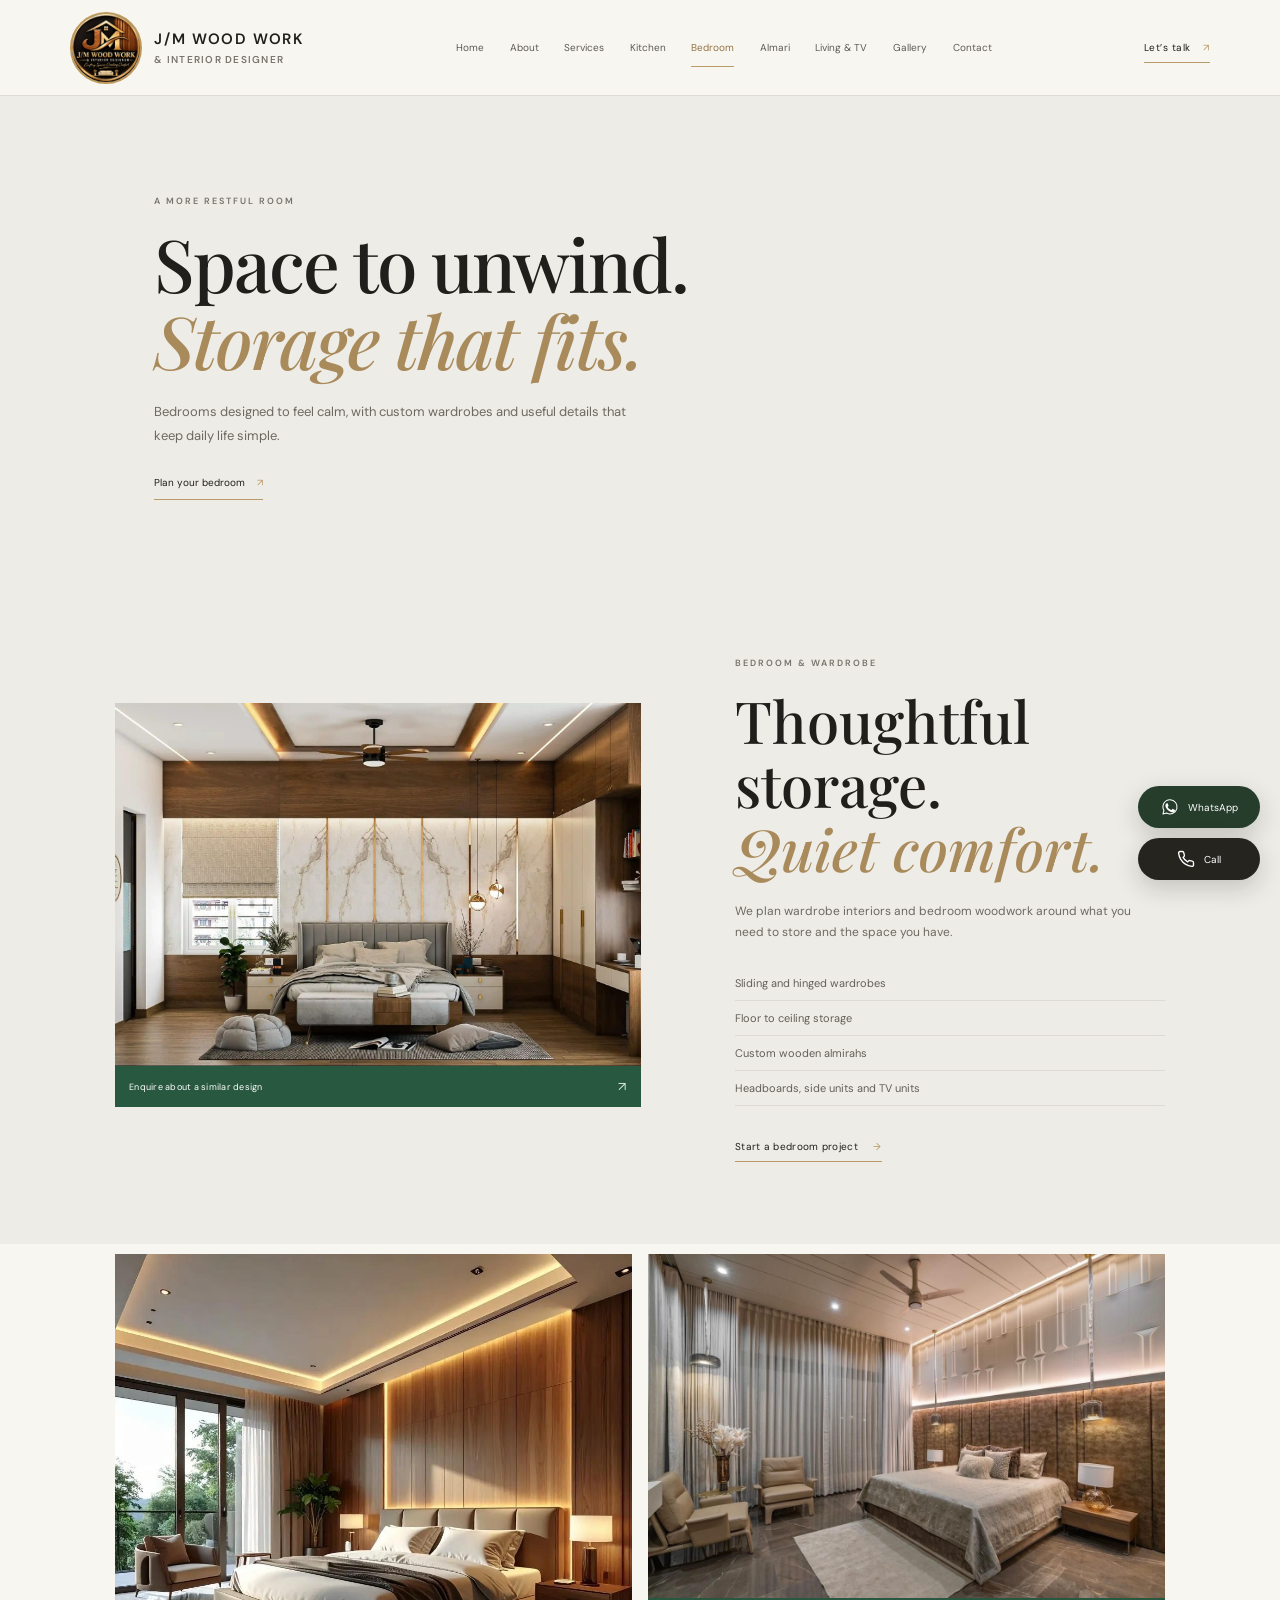
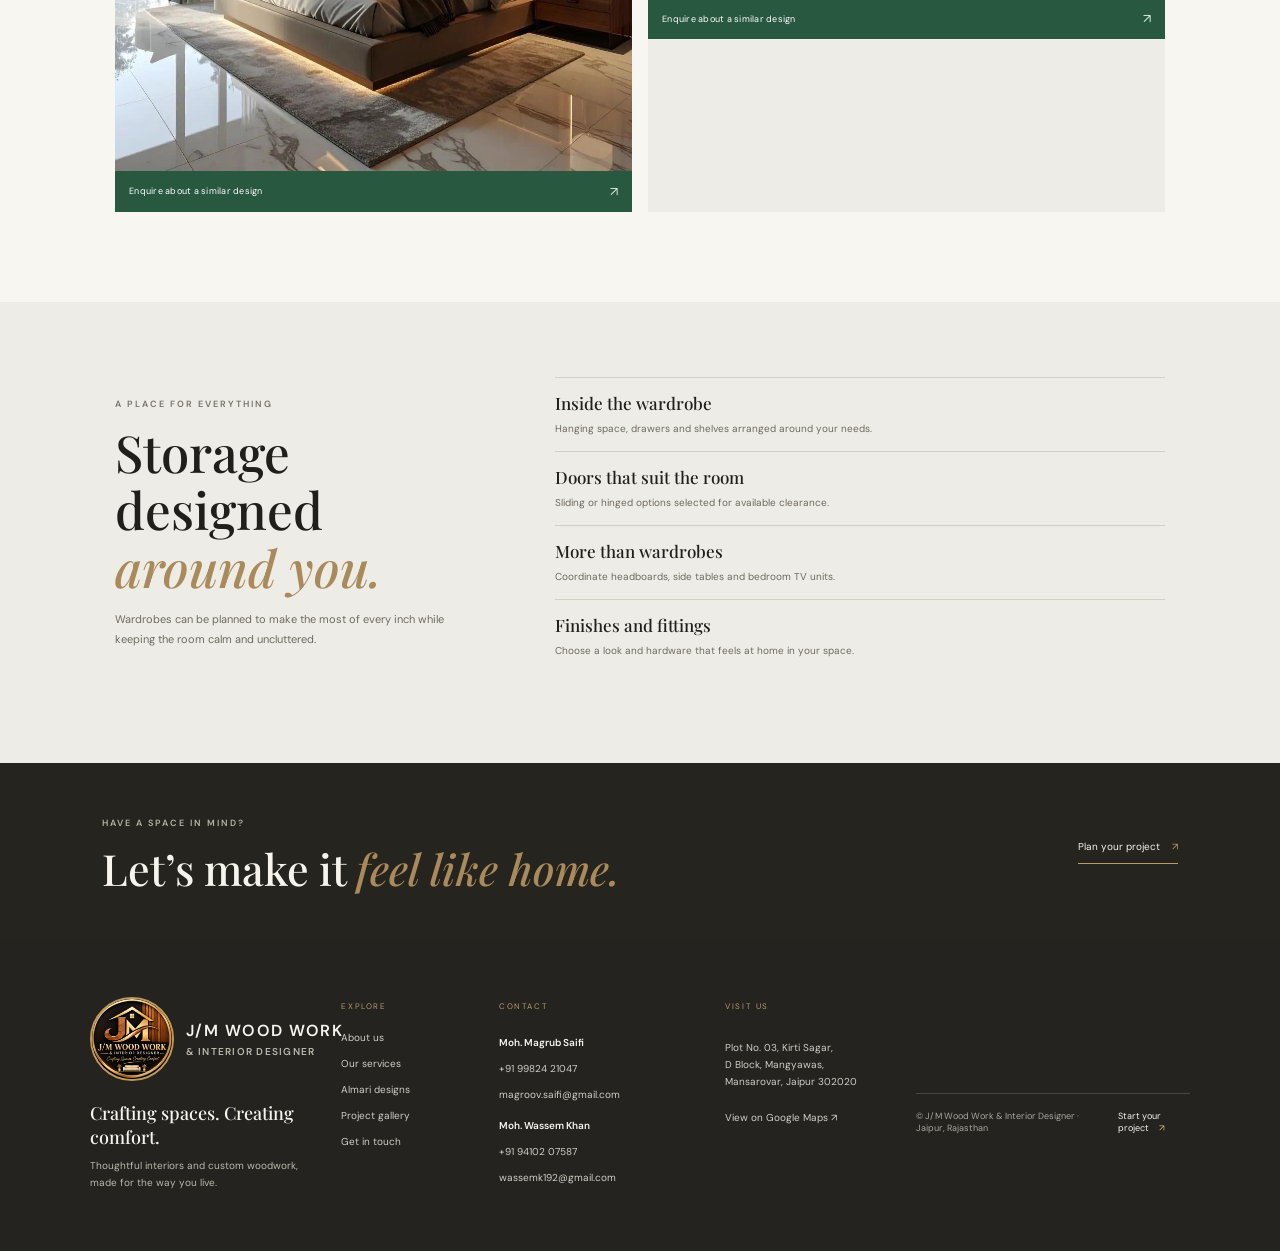
<file: bedroom.html>
<!doctype html><html lang="en"><head><meta charset="UTF-8"><meta name="viewport" content="width=device-width, initial-scale=1"><meta name="theme-color" content="#171714"><meta name="description" content="Custom bedroom interiors, sliding wardrobes, wooden headboards and storage solutions in Jaipur."><title>Bedroom & wardrobes | J/M Wood Work & Interior Designer, Jaipur</title><link rel="preconnect" href="https://fonts.googleapis.com"><link rel="preconnect" href="https://fonts.gstatic.com" crossorigin><link href="https://fonts.googleapis.com/css2?family=DM+Sans:wght@400;500;600&family=Playfair+Display:wght@500;600&display=swap" rel="stylesheet"><link rel="stylesheet" href="/styles.css"></head><body><header class="topbar"><a class="brand" href="/" aria-label="J/M Wood Work home"><img class="brand-logo" src="/images/jm-logo.jpg" alt="J/M Wood Work logo"><span class="brand-name"><span>J/M WOOD WORK</span><i>& INTERIOR DESIGNER</i></span></a><button class="menu-toggle" aria-expanded="false" aria-controls="site-nav" aria-label="Open navigation"><span></span><span></span></button><nav id="site-nav" aria-label="Main navigation"><a href="/">Home</a><a href="/about.html">About</a><a href="/services.html">Services</a><a href="/kitchen.html">Kitchen</a><a href="/bedroom.html">Bedroom</a><a href="/almari.html">Almari</a><a href="/living-room.html">Living & TV</a><a href="/gallery.html">Gallery</a><a href="/contact.html">Contact</a></nav><a class="header-cta" href="https://wa.me/919982421047" target="_blank" rel="noreferrer">Let’s talk <span>↗</span></a></header><main><section class="page-hero"><p class="eyebrow">A MORE RESTFUL ROOM</p><h1>Space to unwind.<br><em>Storage that fits.</em></h1><p class="intro">Bedrooms designed to feel calm, with custom wardrobes and useful details that keep daily life simple.</p><a class="contact-link" href="/contact.html">Plan your bedroom <span>↗</span></a></section><section class="split-feature"><figure class="feature-image"><img src="/images/bedroom-marble.jpg" alt="Bedroom with statement headboard and wardrobe" loading="lazy"></figure><div><p class="eyebrow">BEDROOM & WARDROBE</p><h2>Thoughtful storage.<br><em>Quiet comfort.</em></h2><p>We plan wardrobe interiors and bedroom woodwork around what you need to store and the space you have.</p><ul class="feature-list"><li>Sliding and hinged wardrobes</li><li>Floor to ceiling storage</li><li>Custom wooden almirahs</li><li>Headboards, side units and TV units</li></ul><a class="text-link" href="/contact.html">Start a bedroom project <span>→</span></a></div></section><section class="image-pair"><img src="/images/bedroom-wood.jpg" alt="Warm bedroom with wood paneling" loading="lazy"><img src="/images/bedroom-neutral.jpg" alt="Neutral bedroom with soft layered finishes" loading="lazy"></section><section class="values-section"><div class="values-heading"><p class="eyebrow">A PLACE FOR EVERYTHING</p><h2>Storage designed<br><em>around you.</em></h2><p>Wardrobes can be planned to make the most of every inch while keeping the room calm and uncluttered.</p></div><div class="detail-list"><p><strong>Inside the wardrobe</strong><span>Hanging space, drawers and shelves arranged around your needs.</span></p><p><strong>Doors that suit the room</strong><span>Sliding or hinged options selected for available clearance.</span></p><p><strong>More than wardrobes</strong><span>Coordinate headboards, side tables and bedroom TV units.</span></p><p><strong>Finishes and fittings</strong><span>Choose a look and hardware that feels at home in your space.</span></p></div></section></main><section class="contact-strip"><div><p class="eyebrow">HAVE A SPACE IN MIND?</p><h2>Let’s make it <em>feel like home.</em></h2></div><a class="contact-link" href="/contact.html">Plan your project <span>↗</span></a></section><footer class="site-footer"><div class="footer-main"><div class="footer-brand"><a class="brand" href="/"><img class="brand-logo" src="/images/jm-logo.jpg" alt="J/M Wood Work logo"><span class="brand-name"><span>J/M WOOD WORK</span><i>& INTERIOR DESIGNER</i></span></a><p>Crafting spaces. Creating comfort.</p><span class="footer-tag">Thoughtful interiors and custom woodwork, made for the way you live.</span></div><div class="footer-column"><p class="footer-title">EXPLORE</p><a href="/about.html">About us</a><a href="/services.html">Our services</a><a href="/almari.html">Almari designs</a><a href="/gallery.html">Project gallery</a><a href="/contact.html">Get in touch</a></div><div class="footer-column"><p class="footer-title">CONTACT</p><strong>Moh. Magrub Saifi</strong><a href="tel:+919982421047">+91 99824 21047</a><a href="mailto:magroov.saifi@gmail.com">magroov.saifi@gmail.com</a><strong>Moh. Wassem Khan</strong><a href="tel:+919410207587">+91 94102 07587</a><a href="mailto:wassemk192@gmail.com">wassemk192@gmail.com</a></div><div class="footer-column footer-address"><p class="footer-title">VISIT US</p><p>Plot No. 03, Kirti Sagar,<br>D Block, Mangyawas,<br>Mansarovar, Jaipur 302020</p><a href="https://maps.google.com/?q=Plot+No+03+Kirti+Sagar+D+Block+Mangyawas+Mansarovar+Jaipur+302020" target="_blank" rel="noreferrer">View on Google Maps ↗</a></div></div><div class="footer-bottom"><span>© J/M Wood Work & Interior Designer · Jaipur, Rajasthan</span><a href="/contact.html">Start your project <span>↗</span></a></div></footer><script src="/script.js?v=20261103-videos" defer></script></body></html>
</file>
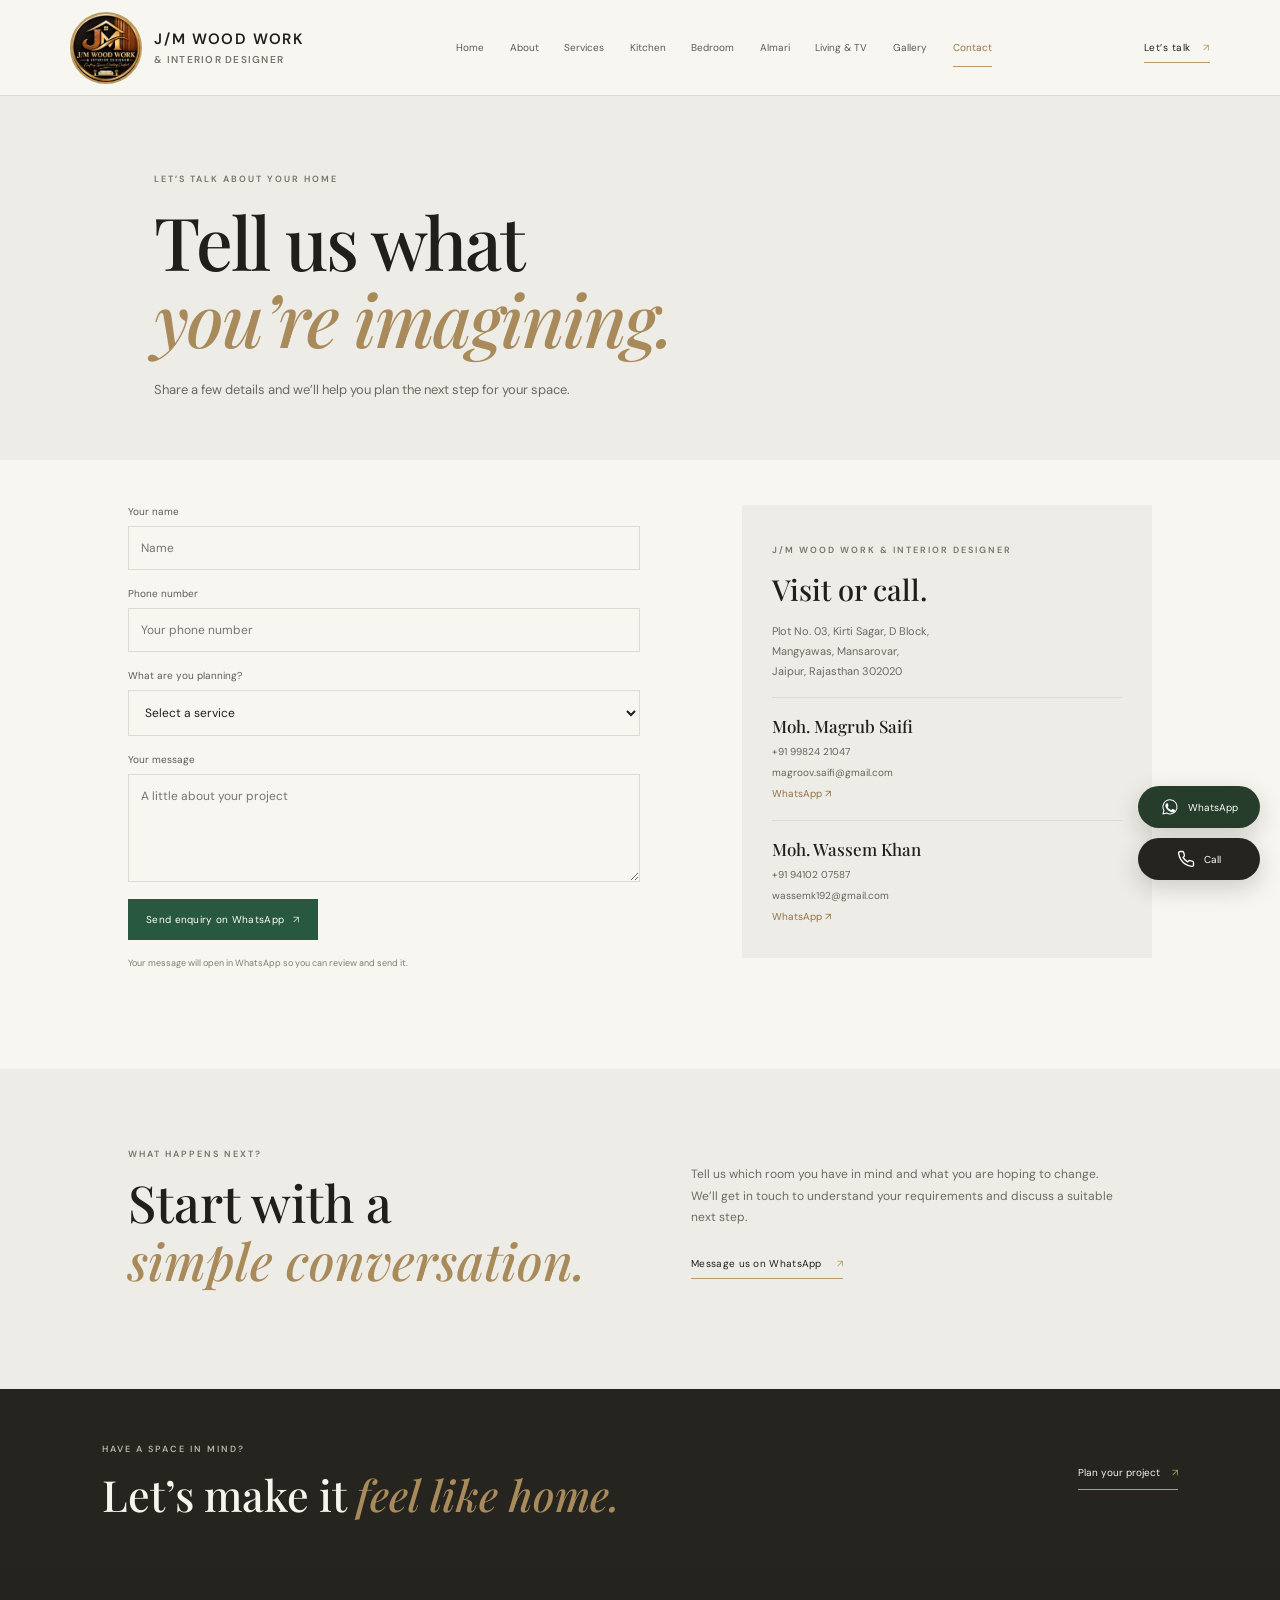
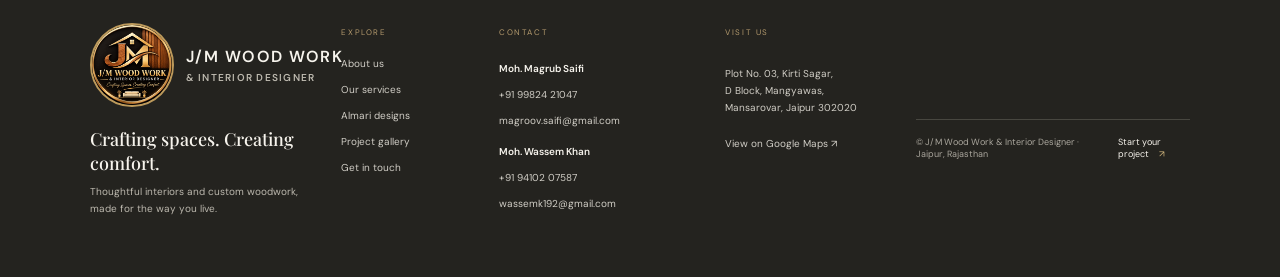
<file: contact.html>
<!doctype html><html lang="en"><head><meta charset="UTF-8"><meta name="viewport" content="width=device-width, initial-scale=1"><meta name="theme-color" content="#171714"><meta name="description" content="Contact J/M Wood Work & Interior Designer in Jaipur for a project consultation or woodwork enquiry."><title>Contact us | J/M Wood Work & Interior Designer, Jaipur</title><link rel="preconnect" href="https://fonts.googleapis.com"><link rel="preconnect" href="https://fonts.gstatic.com" crossorigin><link href="https://fonts.googleapis.com/css2?family=DM+Sans:wght@400;500;600&family=Playfair+Display:wght@500;600&display=swap" rel="stylesheet"><link rel="stylesheet" href="/styles.css"></head><body><header class="topbar"><a class="brand" href="/" aria-label="J/M Wood Work home"><img class="brand-logo" src="/images/jm-logo.jpg" alt="J/M Wood Work logo"><span class="brand-name"><span>J/M WOOD WORK</span><i>& INTERIOR DESIGNER</i></span></a><button class="menu-toggle" aria-expanded="false" aria-controls="site-nav" aria-label="Open navigation"><span></span><span></span></button><nav id="site-nav" aria-label="Main navigation"><a href="/">Home</a><a href="/about.html">About</a><a href="/services.html">Services</a><a href="/kitchen.html">Kitchen</a><a href="/bedroom.html">Bedroom</a><a href="/almari.html">Almari</a><a href="/living-room.html">Living & TV</a><a href="/gallery.html">Gallery</a><a href="/contact.html">Contact</a></nav><a class="header-cta" href="https://wa.me/919982421047" target="_blank" rel="noreferrer">Let’s talk <span>↗</span></a></header><main><section class="page-hero compact"><p class="eyebrow">LET’S TALK ABOUT YOUR HOME</p><h1>Tell us what<br><em>you’re imagining.</em></h1><p class="intro">Share a few details and we’ll help you plan the next step for your space.</p></section><section class="contact-layout"><form id="enquiry-form"><label>Your name<input name="name" autocomplete="name" required placeholder="Name"></label><label>Phone number<input name="phone" type="tel" autocomplete="tel" required pattern="[+0-9 ()-]{8,}" placeholder="Your phone number"></label><label>What are you planning?<select name="service" required><option value="" disabled selected>Select a service</option><option>Modular kitchen</option><option>Bedroom / wardrobe</option><option>TV panel / living room</option><option>Wooden partition</option><option>Complete interior / woodwork</option><option>Something else</option></select></label><label>Your message<textarea name="message" rows="5" placeholder="A little about your project"></textarea></label><button class="button" type="submit">Send enquiry on WhatsApp <span>↗</span></button><p class="form-note">Your message will open in WhatsApp so you can review and send it.</p></form><aside class="contact-card"><p class="eyebrow">J/M WOOD WORK & INTERIOR DESIGNER</p><h2>Visit or call.</h2><p>Plot No. 03, Kirti Sagar, D Block,<br>Mangyawas, Mansarovar,<br>Jaipur, Rajasthan 302020</p><div class="contact-person"><strong>Moh. Magrub Saifi</strong><a href="tel:+919982421047">+91 99824 21047</a><a href="mailto:magroov.saifi@gmail.com">magroov.saifi@gmail.com</a><a class="wa-link" href="https://wa.me/919982421047">WhatsApp ↗</a></div><div class="contact-person"><strong>Moh. Wassem Khan</strong><a href="tel:+919410207587">+91 94102 07587</a><a href="mailto:wassemk192@gmail.com">wassemk192@gmail.com</a><a class="wa-link" href="https://wa.me/919410207587">WhatsApp ↗</a></div></aside></section><section class="contact-next"><div><p class="eyebrow">WHAT HAPPENS NEXT?</p><h2>Start with a<br><em>simple conversation.</em></h2></div><div class="contact-next-copy"><p>Tell us which room you have in mind and what you are hoping to change. We’ll get in touch to understand your requirements and discuss a suitable next step.</p><a class="text-link" href="https://wa.me/919982421047" target="_blank" rel="noreferrer">Message us on WhatsApp <span>↗</span></a></div></section></main><section class="contact-strip"><div><p class="eyebrow">HAVE A SPACE IN MIND?</p><h2>Let’s make it <em>feel like home.</em></h2></div><a class="contact-link" href="/contact.html">Plan your project <span>↗</span></a></section><footer class="site-footer"><div class="footer-main"><div class="footer-brand"><a class="brand" href="/"><img class="brand-logo" src="/images/jm-logo.jpg" alt="J/M Wood Work logo"><span class="brand-name"><span>J/M WOOD WORK</span><i>& INTERIOR DESIGNER</i></span></a><p>Crafting spaces. Creating comfort.</p><span class="footer-tag">Thoughtful interiors and custom woodwork, made for the way you live.</span></div><div class="footer-column"><p class="footer-title">EXPLORE</p><a href="/about.html">About us</a><a href="/services.html">Our services</a><a href="/almari.html">Almari designs</a><a href="/gallery.html">Project gallery</a><a href="/contact.html">Get in touch</a></div><div class="footer-column"><p class="footer-title">CONTACT</p><strong>Moh. Magrub Saifi</strong><a href="tel:+919982421047">+91 99824 21047</a><a href="mailto:magroov.saifi@gmail.com">magroov.saifi@gmail.com</a><strong>Moh. Wassem Khan</strong><a href="tel:+919410207587">+91 94102 07587</a><a href="mailto:wassemk192@gmail.com">wassemk192@gmail.com</a></div><div class="footer-column footer-address"><p class="footer-title">VISIT US</p><p>Plot No. 03, Kirti Sagar,<br>D Block, Mangyawas,<br>Mansarovar, Jaipur 302020</p><a href="https://maps.google.com/?q=Plot+No+03+Kirti+Sagar+D+Block+Mangyawas+Mansarovar+Jaipur+302020" target="_blank" rel="noreferrer">View on Google Maps ↗</a></div></div><div class="footer-bottom"><span>© J/M Wood Work & Interior Designer · Jaipur, Rajasthan</span><a href="/contact.html">Start your project <span>↗</span></a></div></footer><script src="/script.js?v=20261103-videos" defer></script></body></html>
</file>
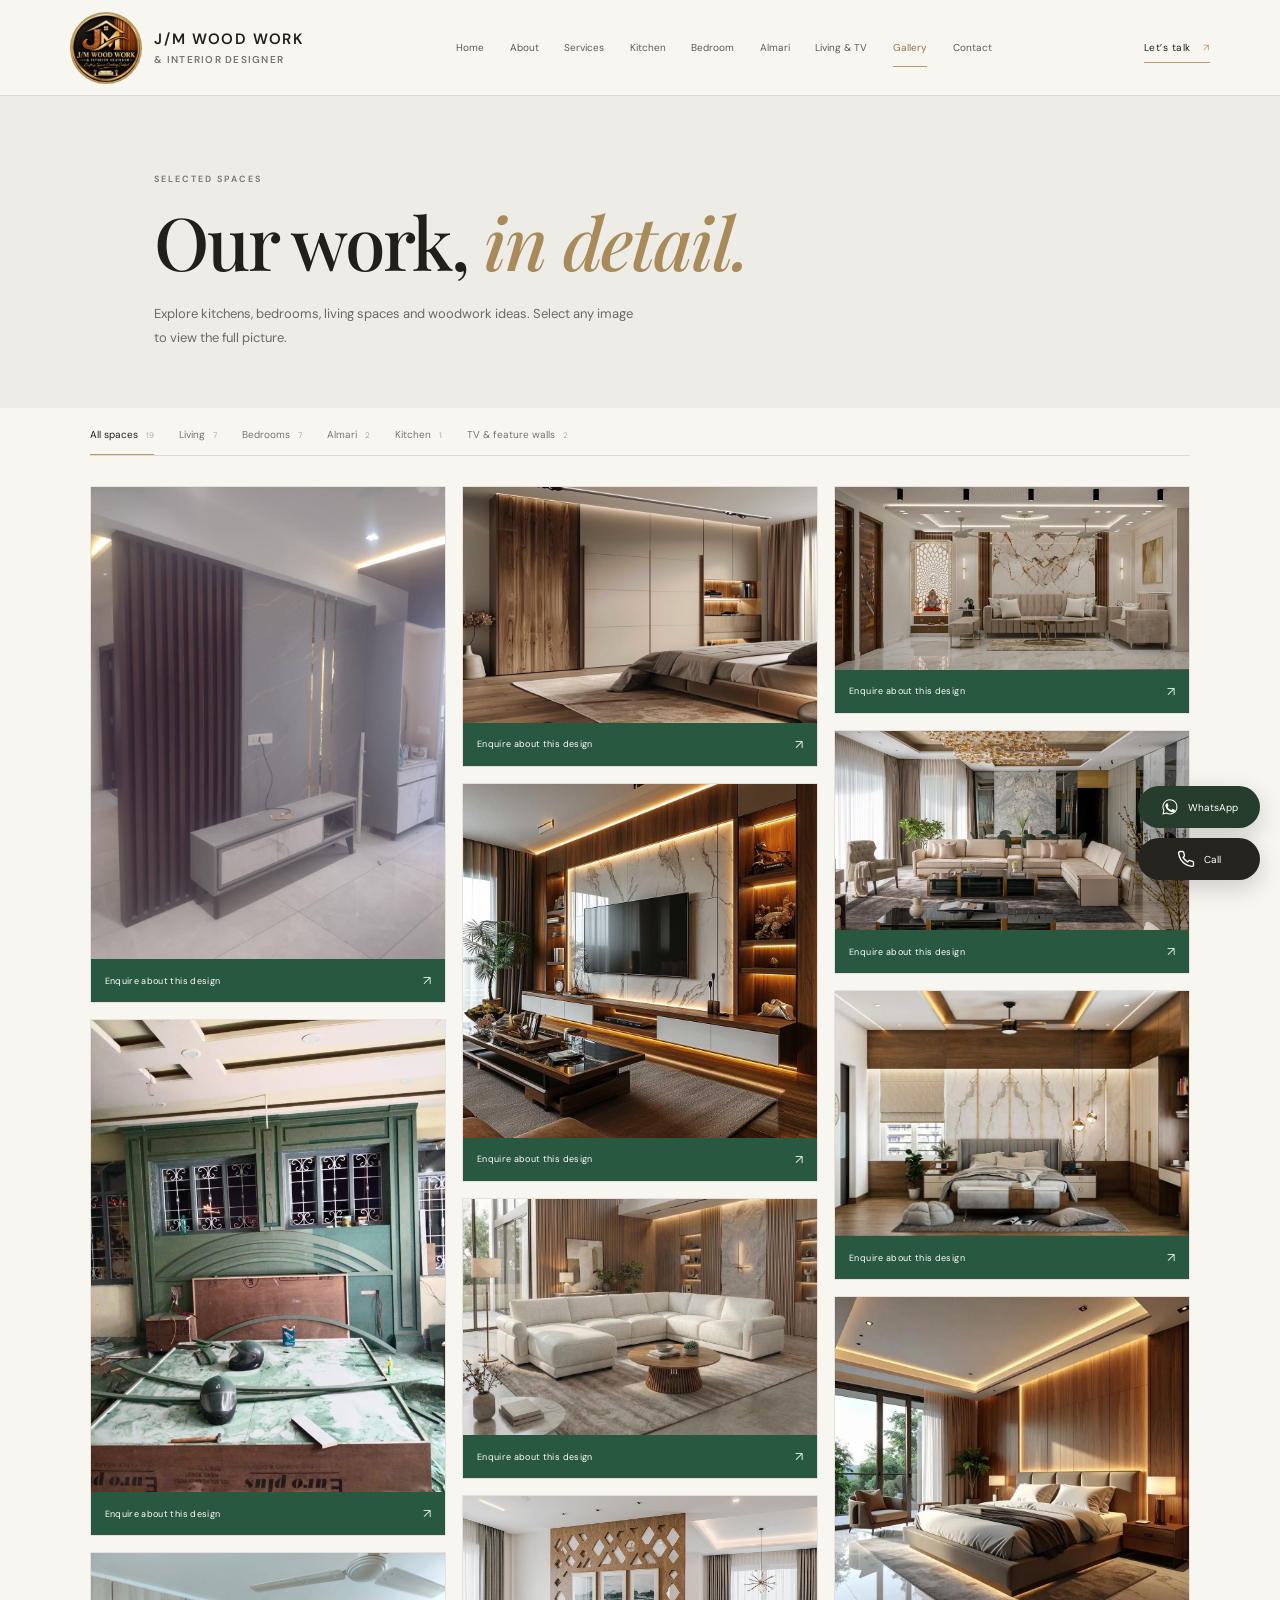
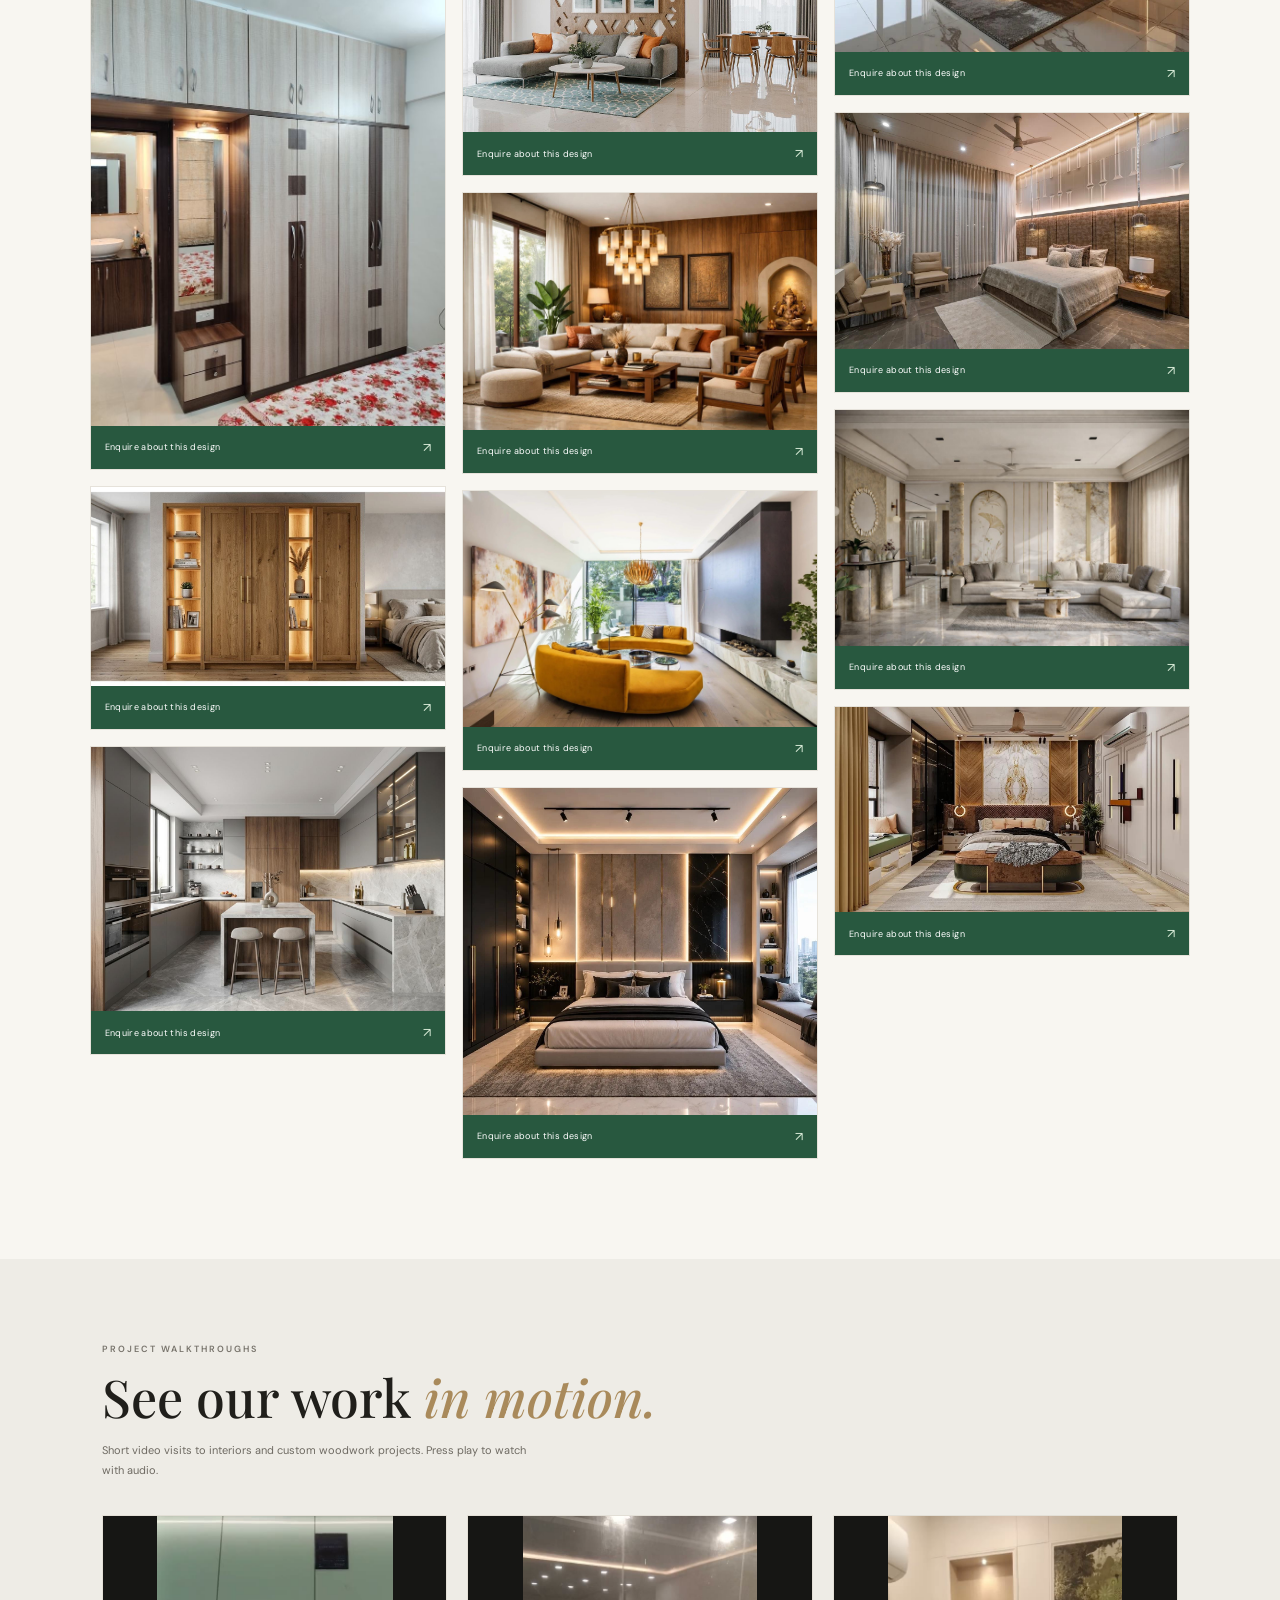
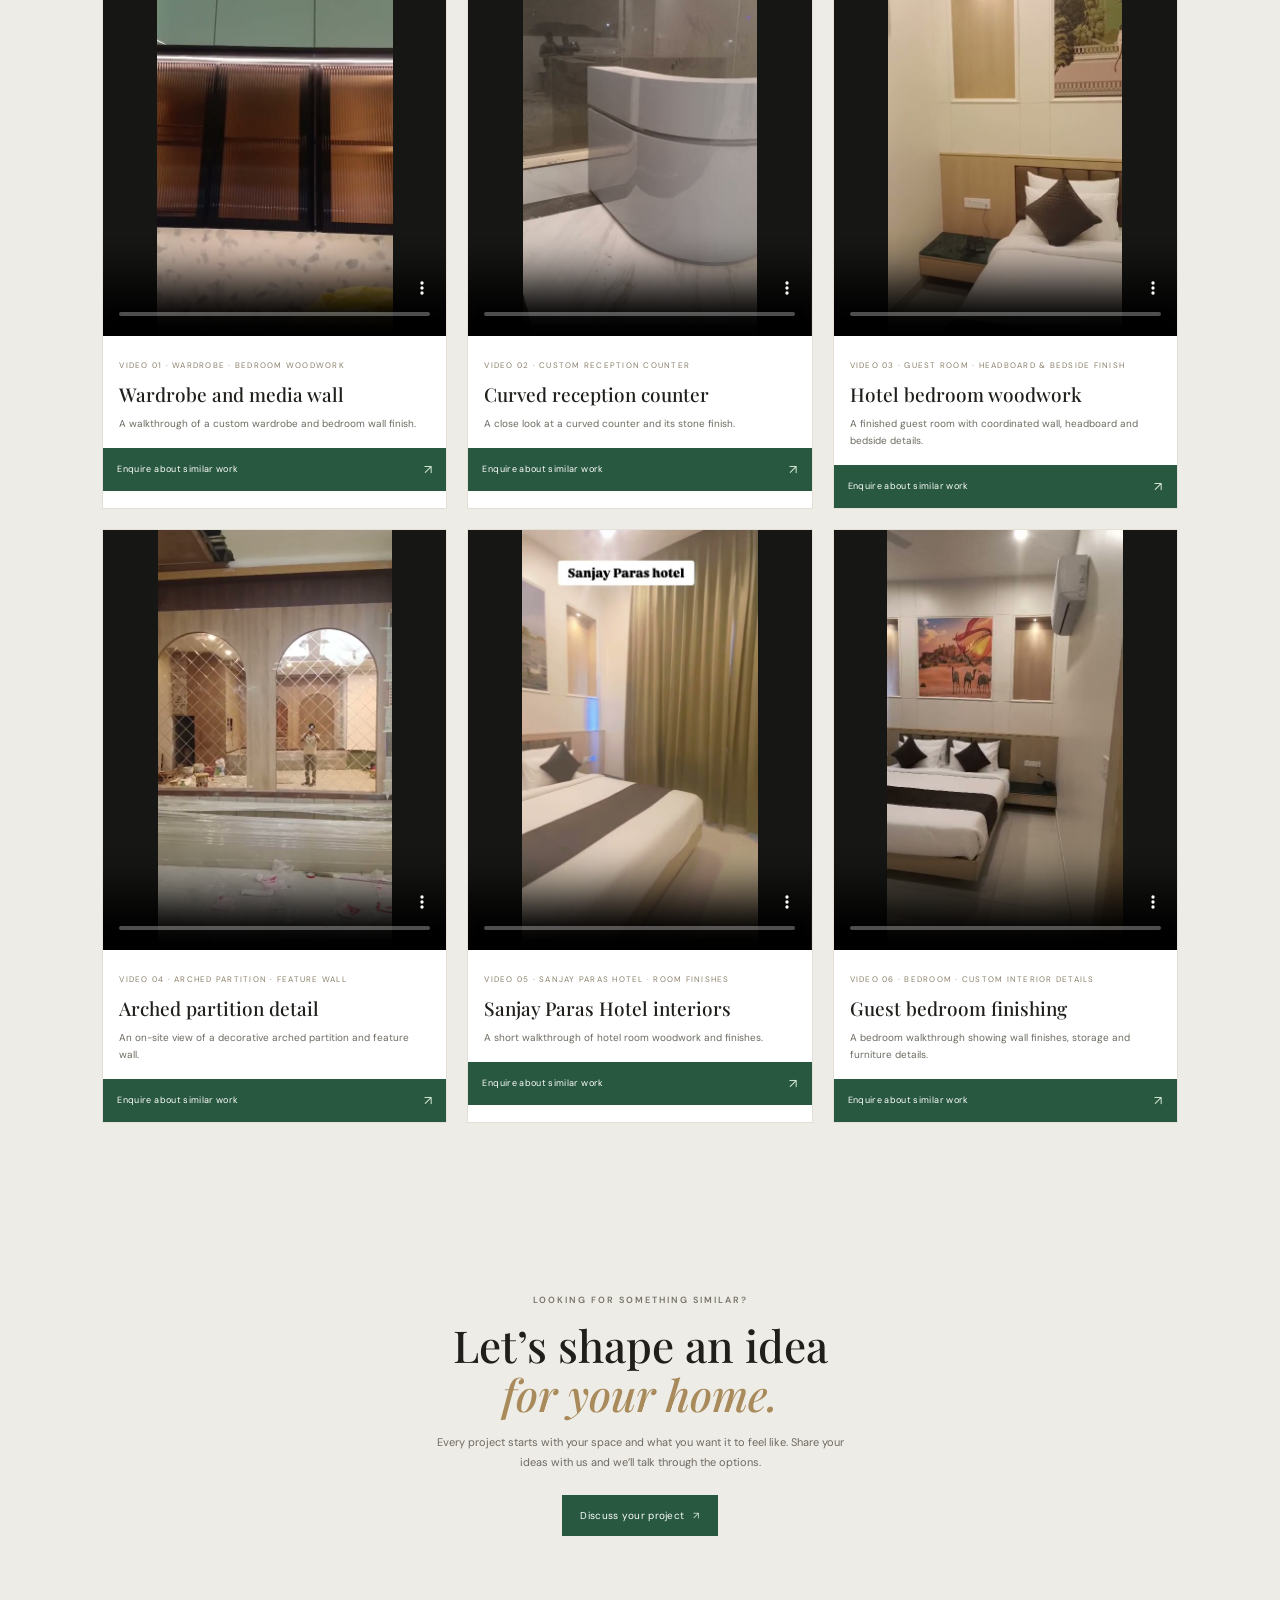
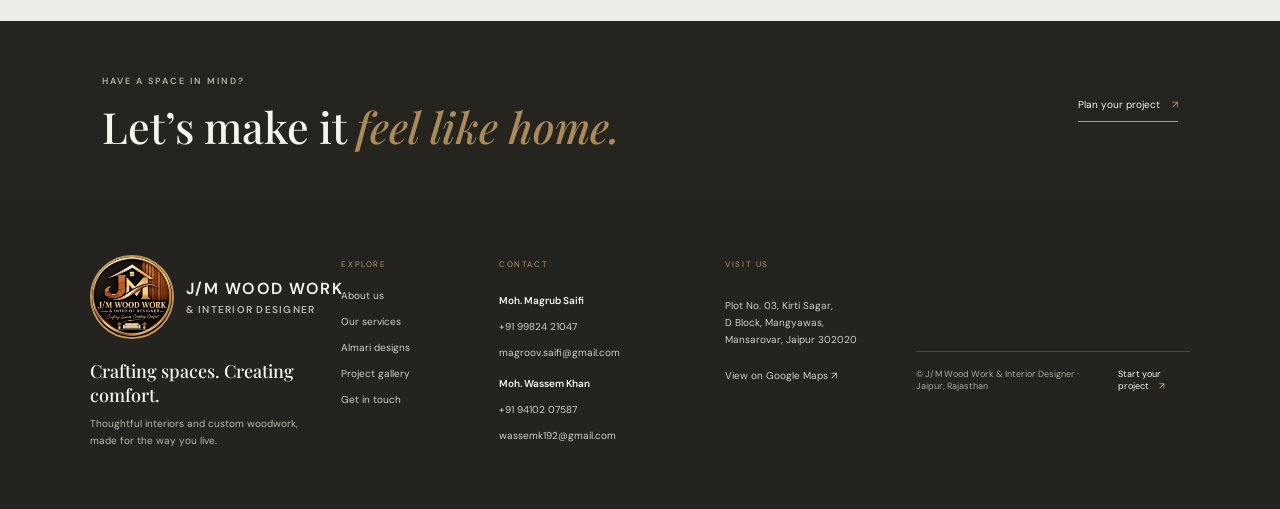
<file: gallery.html>
<!doctype html><html lang="en"><head><meta charset="UTF-8"><meta name="viewport" content="width=device-width, initial-scale=1"><meta name="theme-color" content="#171714"><meta name="description" content="Browse interior inspiration for kitchens, bedrooms, wardrobes, TV panels and living spaces from J/M Wood Work."><title>Project gallery | J/M Wood Work & Interior Designer, Jaipur</title><link rel="preconnect" href="https://fonts.googleapis.com"><link rel="preconnect" href="https://fonts.gstatic.com" crossorigin><link href="https://fonts.googleapis.com/css2?family=DM+Sans:wght@400;500;600&family=Playfair+Display:wght@500;600&display=swap" rel="stylesheet"><link rel="stylesheet" href="/styles.css"></head><body><header class="topbar"><a class="brand" href="/" aria-label="J/M Wood Work home"><img class="brand-logo" src="/images/jm-logo.jpg" alt="J/M Wood Work logo"><span class="brand-name"><span>J/M WOOD WORK</span><i>& INTERIOR DESIGNER</i></span></a><button class="menu-toggle" aria-expanded="false" aria-controls="site-nav" aria-label="Open navigation"><span></span><span></span></button><nav id="site-nav" aria-label="Main navigation"><a href="/">Home</a><a href="/about.html">About</a><a href="/services.html">Services</a><a href="/kitchen.html">Kitchen</a><a href="/bedroom.html">Bedroom</a><a href="/almari.html">Almari</a><a href="/living-room.html">Living & TV</a><a href="/gallery.html">Gallery</a><a href="/contact.html">Contact</a></nav><a class="header-cta" href="https://wa.me/919982421047" target="_blank" rel="noreferrer">Let’s talk <span>↗</span></a></header><main><section class="page-hero compact"><p class="eyebrow">SELECTED SPACES</p><h1>Our work, <em>in detail.</em></h1><p class="intro">Explore kitchens, bedrooms, living spaces and woodwork ideas. Select any image to view the full picture.</p></section><section class="work gallery-page"><div class="filters" role="group" aria-label="Filter projects"><button class="filter active" data-filter="all">All spaces <span>19</span></button><button class="filter" data-filter="living">Living <span>7</span></button><button class="filter" data-filter="bedroom">Bedrooms <span>7</span></button><button class="filter" data-filter="wardrobe">Almari <span>2</span></button><button class="filter" data-filter="kitchen">Kitchen <span>1</span></button><button class="filter" data-filter="tv">TV & feature walls <span>2</span></button></div><div class="gallery" id="gallery"></div></section><dialog id="lightbox" aria-label="Project image"><button class="close" aria-label="Close image">×</button><button class="prev" aria-label="Previous image">‹</button><figure><img alt=""><figcaption></figcaption></figure><button class="next" aria-label="Next image">›</button></dialog><section class="video-gallery-section" id="project-videos"><div class="section-heading"><div><p class="eyebrow">PROJECT WALKTHROUGHS</p><h2>See our work <em>in motion.</em></h2><p class="video-gallery-intro">Short video visits to interiors and custom woodwork projects. Press play to watch with audio.</p></div></div><div class="video-gallery-grid" id="video-gallery-grid"></div></section><section class="gallery-note"><p class="eyebrow">LOOKING FOR SOMETHING SIMILAR?</p><h2>Let’s shape an idea<br><em>for your home.</em></h2><p>Every project starts with your space and what you want it to feel like. Share your ideas with us and we’ll talk through the options.</p><a class="button" href="/contact.html">Discuss your project <span>↗</span></a></section></main><section class="contact-strip"><div><p class="eyebrow">HAVE A SPACE IN MIND?</p><h2>Let’s make it <em>feel like home.</em></h2></div><a class="contact-link" href="/contact.html">Plan your project <span>↗</span></a></section><footer class="site-footer"><div class="footer-main"><div class="footer-brand"><a class="brand" href="/"><img class="brand-logo" src="/images/jm-logo.jpg" alt="J/M Wood Work logo"><span class="brand-name"><span>J/M WOOD WORK</span><i>& INTERIOR DESIGNER</i></span></a><p>Crafting spaces. Creating comfort.</p><span class="footer-tag">Thoughtful interiors and custom woodwork, made for the way you live.</span></div><div class="footer-column"><p class="footer-title">EXPLORE</p><a href="/about.html">About us</a><a href="/services.html">Our services</a><a href="/almari.html">Almari designs</a><a href="/gallery.html">Project gallery</a><a href="/contact.html">Get in touch</a></div><div class="footer-column"><p class="footer-title">CONTACT</p><strong>Moh. Magrub Saifi</strong><a href="tel:+919982421047">+91 99824 21047</a><a href="mailto:magroov.saifi@gmail.com">magroov.saifi@gmail.com</a><strong>Moh. Wassem Khan</strong><a href="tel:+919410207587">+91 94102 07587</a><a href="mailto:wassemk192@gmail.com">wassemk192@gmail.com</a></div><div class="footer-column footer-address"><p class="footer-title">VISIT US</p><p>Plot No. 03, Kirti Sagar,<br>D Block, Mangyawas,<br>Mansarovar, Jaipur 302020</p><a href="https://maps.google.com/?q=Plot+No+03+Kirti+Sagar+D+Block+Mangyawas+Mansarovar+Jaipur+302020" target="_blank" rel="noreferrer">View on Google Maps ↗</a></div></div><div class="footer-bottom"><span>© J/M Wood Work & Interior Designer · Jaipur, Rajasthan</span><a href="/contact.html">Start your project <span>↗</span></a></div></footer><script src="/script.js?v=20261103-videos" defer></script></body></html>
</file>
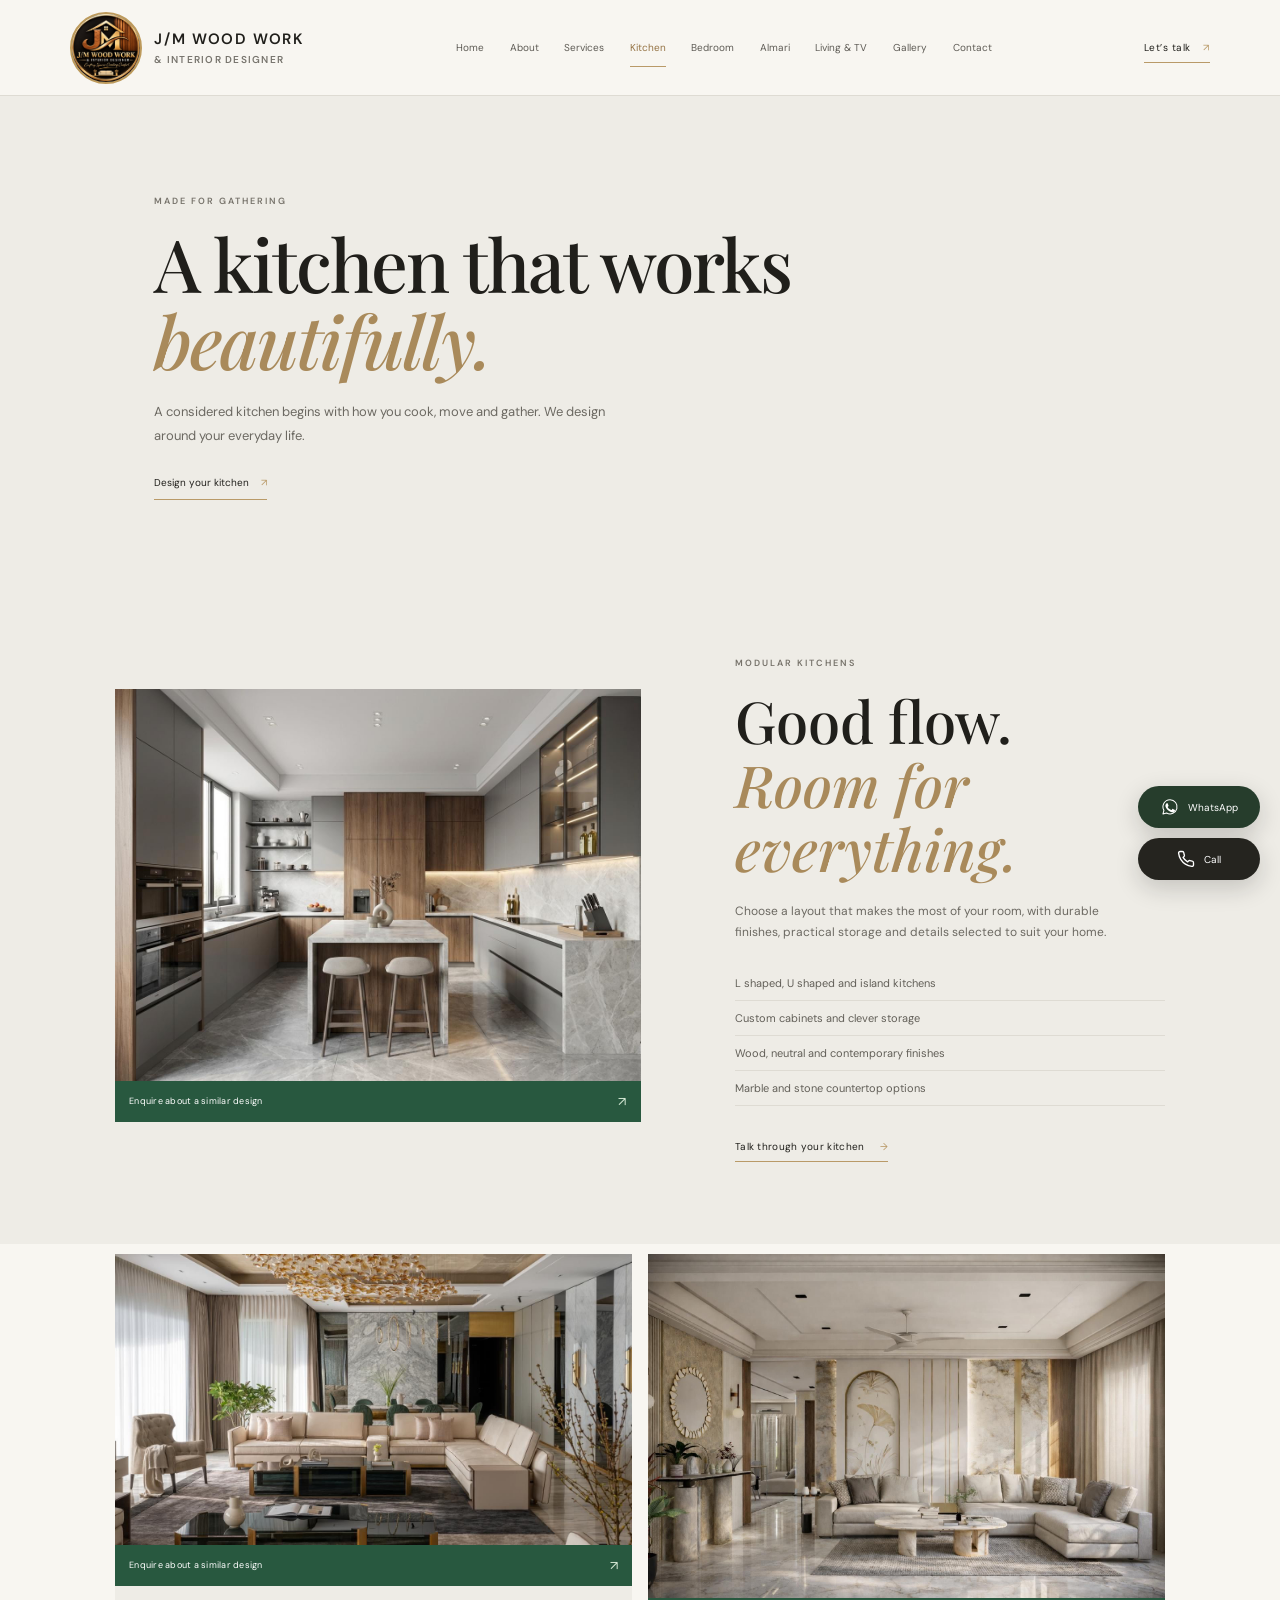
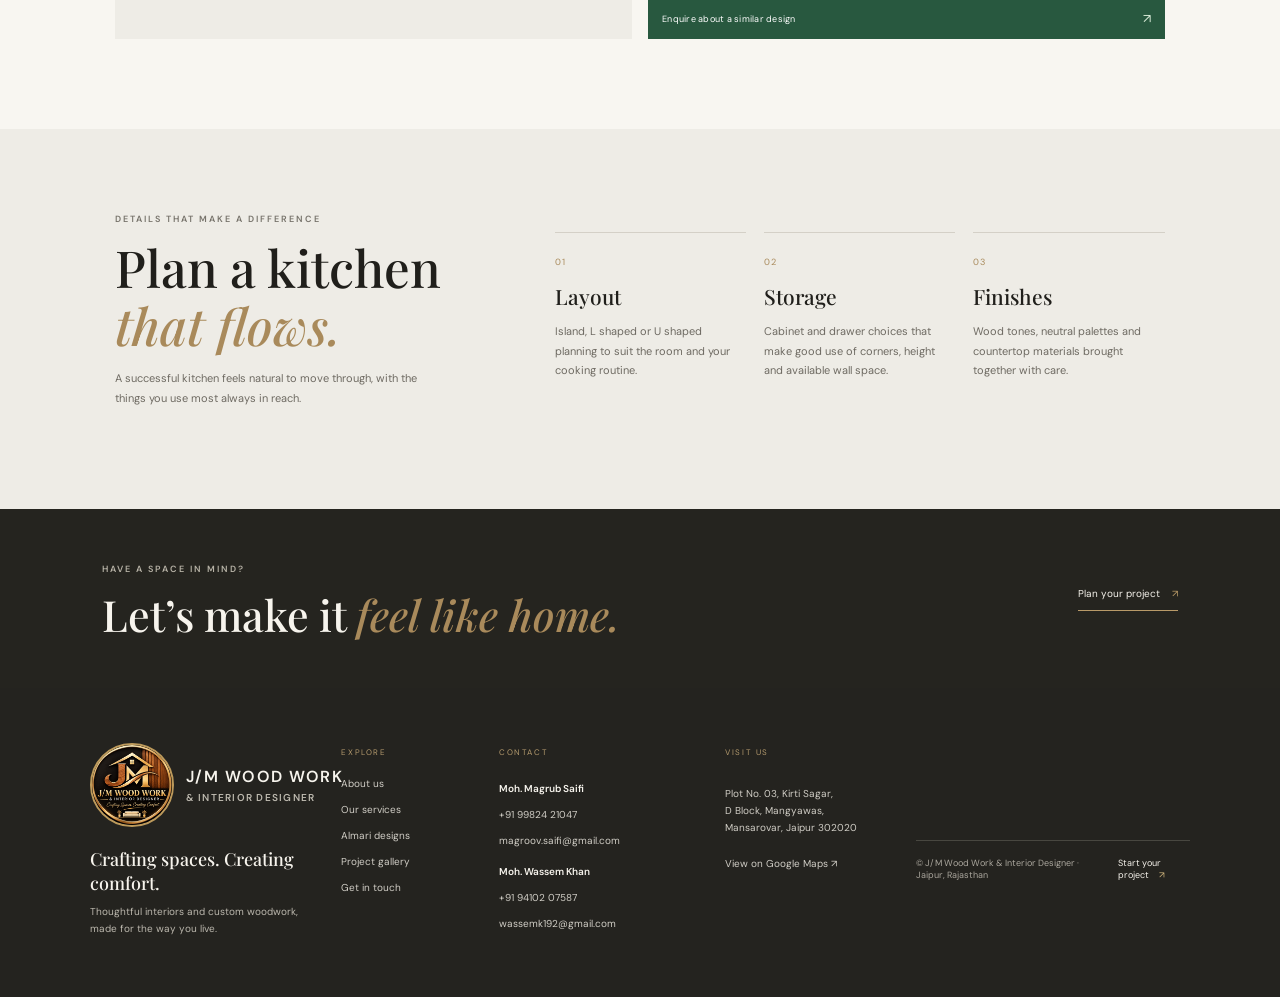
<file: kitchen.html>
<!doctype html><html lang="en"><head><meta charset="UTF-8"><meta name="viewport" content="width=device-width, initial-scale=1"><meta name="theme-color" content="#171714"><meta name="description" content="Custom modular kitchen design in Jaipur: island, L shaped and U shaped kitchens with smart storage."><title>Modular kitchens | J/M Wood Work & Interior Designer, Jaipur</title><link rel="preconnect" href="https://fonts.googleapis.com"><link rel="preconnect" href="https://fonts.gstatic.com" crossorigin><link href="https://fonts.googleapis.com/css2?family=DM+Sans:wght@400;500;600&family=Playfair+Display:wght@500;600&display=swap" rel="stylesheet"><link rel="stylesheet" href="/styles.css"></head><body><header class="topbar"><a class="brand" href="/" aria-label="J/M Wood Work home"><img class="brand-logo" src="/images/jm-logo.jpg" alt="J/M Wood Work logo"><span class="brand-name"><span>J/M WOOD WORK</span><i>& INTERIOR DESIGNER</i></span></a><button class="menu-toggle" aria-expanded="false" aria-controls="site-nav" aria-label="Open navigation"><span></span><span></span></button><nav id="site-nav" aria-label="Main navigation"><a href="/">Home</a><a href="/about.html">About</a><a href="/services.html">Services</a><a href="/kitchen.html">Kitchen</a><a href="/bedroom.html">Bedroom</a><a href="/almari.html">Almari</a><a href="/living-room.html">Living & TV</a><a href="/gallery.html">Gallery</a><a href="/contact.html">Contact</a></nav><a class="header-cta" href="https://wa.me/919982421047" target="_blank" rel="noreferrer">Let’s talk <span>↗</span></a></header><main><section class="page-hero"><p class="eyebrow">MADE FOR GATHERING</p><h1>A kitchen that works<br><em>beautifully.</em></h1><p class="intro">A considered kitchen begins with how you cook, move and gather. We design around your everyday life.</p><a class="contact-link" href="/contact.html">Design your kitchen <span>↗</span></a></section><section class="split-feature"><figure class="feature-image"><img src="/images/kitchen-island.jpg" alt="Full view of a contemporary wood and marble kitchen" loading="lazy"></figure><div><p class="eyebrow">MODULAR KITCHENS</p><h2>Good flow.<br><em>Room for everything.</em></h2><p>Choose a layout that makes the most of your room, with durable finishes, practical storage and details selected to suit your home.</p><ul class="feature-list"><li>L shaped, U shaped and island kitchens</li><li>Custom cabinets and clever storage</li><li>Wood, neutral and contemporary finishes</li><li>Marble and stone countertop options</li></ul><a class="text-link" href="/contact.html">Talk through your kitchen <span>→</span></a></div></section><section class="image-pair"><img src="/images/living-room-marble.jpg" alt="Contemporary interior with stone finishes" loading="lazy"><img src="/images/living-room-ivory.jpg" alt="Bright ivory interior with custom details" loading="lazy"></section><section class="values-section"><div class="values-heading"><p class="eyebrow">DETAILS THAT MAKE A DIFFERENCE</p><h2>Plan a kitchen<br><em>that flows.</em></h2><p>A successful kitchen feels natural to move through, with the things you use most always in reach.</p></div><div class="values-grid"><article><span>01</span><h3>Layout</h3><p>Island, L shaped or U shaped planning to suit the room and your cooking routine.</p></article><article><span>02</span><h3>Storage</h3><p>Cabinet and drawer choices that make good use of corners, height and available wall space.</p></article><article><span>03</span><h3>Finishes</h3><p>Wood tones, neutral palettes and countertop materials brought together with care.</p></article></div></section></main><section class="contact-strip"><div><p class="eyebrow">HAVE A SPACE IN MIND?</p><h2>Let’s make it <em>feel like home.</em></h2></div><a class="contact-link" href="/contact.html">Plan your project <span>↗</span></a></section><footer class="site-footer"><div class="footer-main"><div class="footer-brand"><a class="brand" href="/"><img class="brand-logo" src="/images/jm-logo.jpg" alt="J/M Wood Work logo"><span class="brand-name"><span>J/M WOOD WORK</span><i>& INTERIOR DESIGNER</i></span></a><p>Crafting spaces. Creating comfort.</p><span class="footer-tag">Thoughtful interiors and custom woodwork, made for the way you live.</span></div><div class="footer-column"><p class="footer-title">EXPLORE</p><a href="/about.html">About us</a><a href="/services.html">Our services</a><a href="/almari.html">Almari designs</a><a href="/gallery.html">Project gallery</a><a href="/contact.html">Get in touch</a></div><div class="footer-column"><p class="footer-title">CONTACT</p><strong>Moh. Magrub Saifi</strong><a href="tel:+919982421047">+91 99824 21047</a><a href="mailto:magroov.saifi@gmail.com">magroov.saifi@gmail.com</a><strong>Moh. Wassem Khan</strong><a href="tel:+919410207587">+91 94102 07587</a><a href="mailto:wassemk192@gmail.com">wassemk192@gmail.com</a></div><div class="footer-column footer-address"><p class="footer-title">VISIT US</p><p>Plot No. 03, Kirti Sagar,<br>D Block, Mangyawas,<br>Mansarovar, Jaipur 302020</p><a href="https://maps.google.com/?q=Plot+No+03+Kirti+Sagar+D+Block+Mangyawas+Mansarovar+Jaipur+302020" target="_blank" rel="noreferrer">View on Google Maps ↗</a></div></div><div class="footer-bottom"><span>© J/M Wood Work & Interior Designer · Jaipur, Rajasthan</span><a href="/contact.html">Start your project <span>↗</span></a></div></footer><script src="/script.js?v=20261103-videos" defer></script></body></html>
</file>
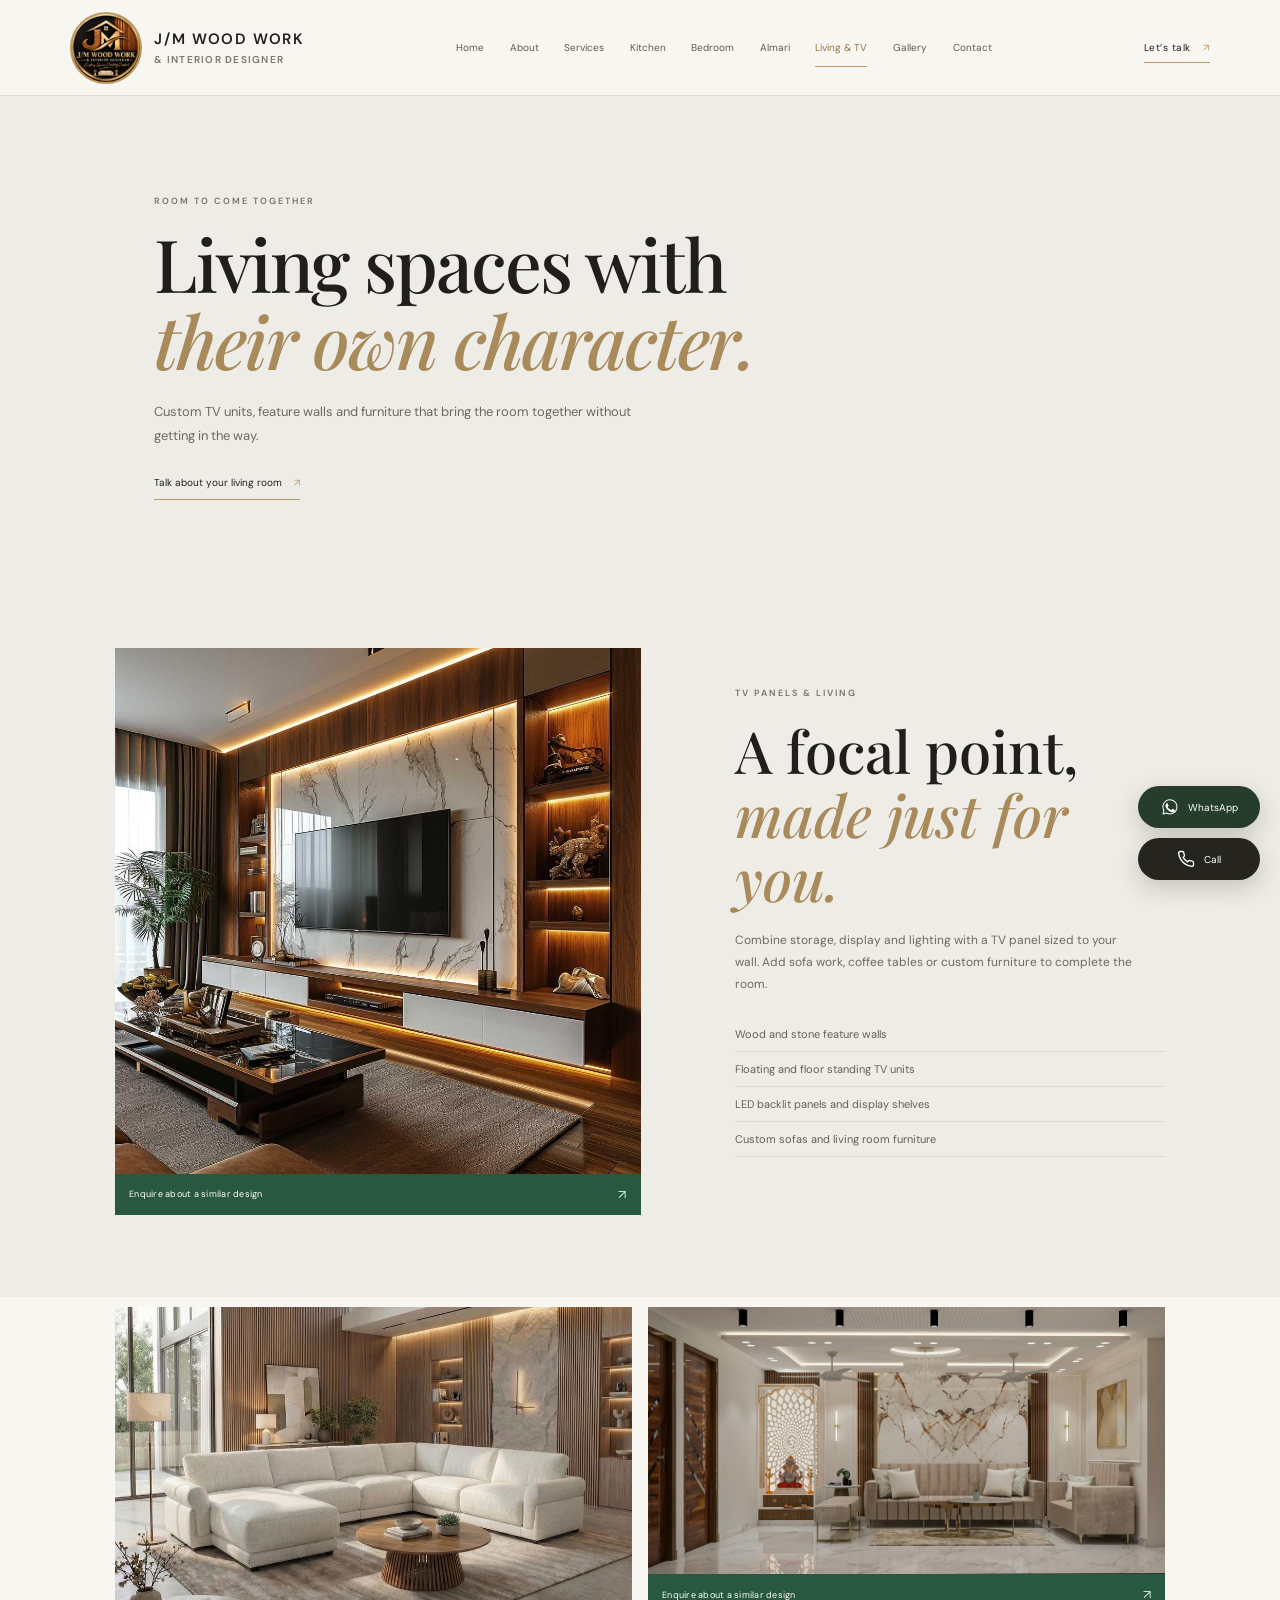
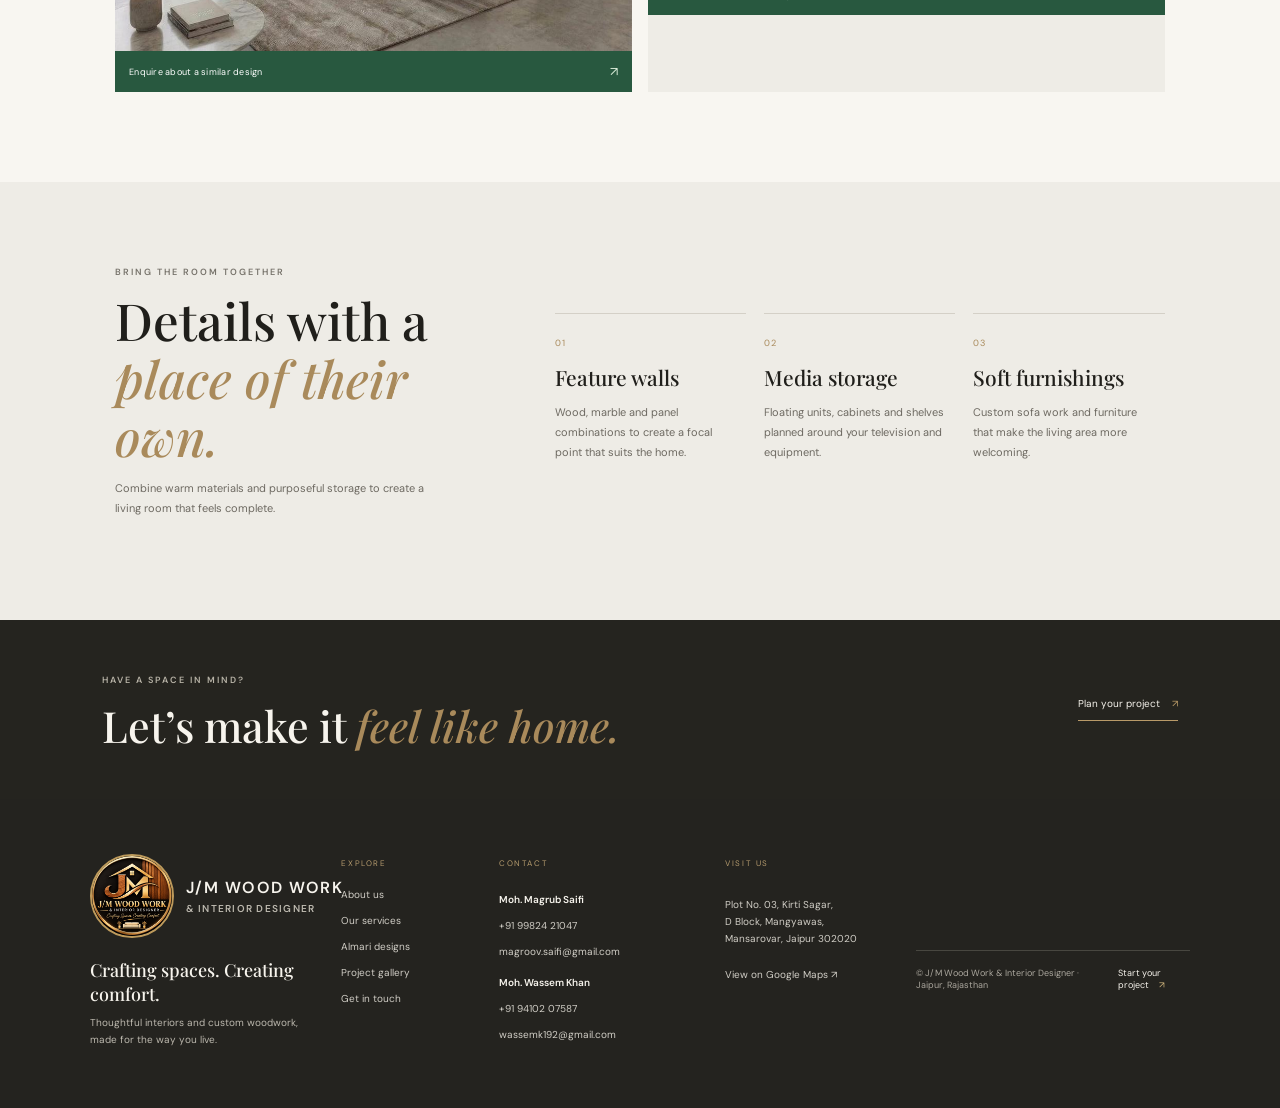
<file: living-room.html>
<!doctype html><html lang="en"><head><meta charset="UTF-8"><meta name="viewport" content="width=device-width, initial-scale=1"><meta name="theme-color" content="#171714"><meta name="description" content="Custom TV panels, wooden media units, sofas, feature walls and living room interiors in Jaipur."><title>TV panels & living rooms | J/M Wood Work & Interior Designer, Jaipur</title><link rel="preconnect" href="https://fonts.googleapis.com"><link rel="preconnect" href="https://fonts.gstatic.com" crossorigin><link href="https://fonts.googleapis.com/css2?family=DM+Sans:wght@400;500;600&family=Playfair+Display:wght@500;600&display=swap" rel="stylesheet"><link rel="stylesheet" href="/styles.css"></head><body><header class="topbar"><a class="brand" href="/" aria-label="J/M Wood Work home"><img class="brand-logo" src="/images/jm-logo.jpg" alt="J/M Wood Work logo"><span class="brand-name"><span>J/M WOOD WORK</span><i>& INTERIOR DESIGNER</i></span></a><button class="menu-toggle" aria-expanded="false" aria-controls="site-nav" aria-label="Open navigation"><span></span><span></span></button><nav id="site-nav" aria-label="Main navigation"><a href="/">Home</a><a href="/about.html">About</a><a href="/services.html">Services</a><a href="/kitchen.html">Kitchen</a><a href="/bedroom.html">Bedroom</a><a href="/almari.html">Almari</a><a href="/living-room.html">Living & TV</a><a href="/gallery.html">Gallery</a><a href="/contact.html">Contact</a></nav><a class="header-cta" href="https://wa.me/919982421047" target="_blank" rel="noreferrer">Let’s talk <span>↗</span></a></header><main><section class="page-hero"><p class="eyebrow">ROOM TO COME TOGETHER</p><h1>Living spaces with<br><em>their own character.</em></h1><p class="intro">Custom TV units, feature walls and furniture that bring the room together without getting in the way.</p><a class="contact-link" href="/contact.html">Talk about your living room <span>↗</span></a></section><section class="split-feature"><figure class="feature-image"><img src="/images/tv-panel.jpg" alt="Wooden TV panel with illuminated shelves" loading="lazy"></figure><div><p class="eyebrow">TV PANELS & LIVING</p><h2>A focal point,<br><em>made just for you.</em></h2><p>Combine storage, display and lighting with a TV panel sized to your wall. Add sofa work, coffee tables or custom furniture to complete the room.</p><ul class="feature-list"><li>Wood and stone feature walls</li><li>Floating and floor standing TV units</li><li>LED backlit panels and display shelves</li><li>Custom sofas and living room furniture</li></ul></div></section><section class="image-pair"><img src="/images/living-room-sectional.jpg" alt="Sectional sofa in a modern living room" loading="lazy"><img src="/images/living-room-jaipur.jpg" alt="Contemporary living room interior" loading="lazy"></section><section class="values-section"><div class="values-heading"><p class="eyebrow">BRING THE ROOM TOGETHER</p><h2>Details with a<br><em>place of their own.</em></h2><p>Combine warm materials and purposeful storage to create a living room that feels complete.</p></div><div class="values-grid"><article><span>01</span><h3>Feature walls</h3><p>Wood, marble and panel combinations to create a focal point that suits the home.</p></article><article><span>02</span><h3>Media storage</h3><p>Floating units, cabinets and shelves planned around your television and equipment.</p></article><article><span>03</span><h3>Soft furnishings</h3><p>Custom sofa work and furniture that make the living area more welcoming.</p></article></div></section></main><section class="contact-strip"><div><p class="eyebrow">HAVE A SPACE IN MIND?</p><h2>Let’s make it <em>feel like home.</em></h2></div><a class="contact-link" href="/contact.html">Plan your project <span>↗</span></a></section><footer class="site-footer"><div class="footer-main"><div class="footer-brand"><a class="brand" href="/"><img class="brand-logo" src="/images/jm-logo.jpg" alt="J/M Wood Work logo"><span class="brand-name"><span>J/M WOOD WORK</span><i>& INTERIOR DESIGNER</i></span></a><p>Crafting spaces. Creating comfort.</p><span class="footer-tag">Thoughtful interiors and custom woodwork, made for the way you live.</span></div><div class="footer-column"><p class="footer-title">EXPLORE</p><a href="/about.html">About us</a><a href="/services.html">Our services</a><a href="/almari.html">Almari designs</a><a href="/gallery.html">Project gallery</a><a href="/contact.html">Get in touch</a></div><div class="footer-column"><p class="footer-title">CONTACT</p><strong>Moh. Magrub Saifi</strong><a href="tel:+919982421047">+91 99824 21047</a><a href="mailto:magroov.saifi@gmail.com">magroov.saifi@gmail.com</a><strong>Moh. Wassem Khan</strong><a href="tel:+919410207587">+91 94102 07587</a><a href="mailto:wassemk192@gmail.com">wassemk192@gmail.com</a></div><div class="footer-column footer-address"><p class="footer-title">VISIT US</p><p>Plot No. 03, Kirti Sagar,<br>D Block, Mangyawas,<br>Mansarovar, Jaipur 302020</p><a href="https://maps.google.com/?q=Plot+No+03+Kirti+Sagar+D+Block+Mangyawas+Mansarovar+Jaipur+302020" target="_blank" rel="noreferrer">View on Google Maps ↗</a></div></div><div class="footer-bottom"><span>© J/M Wood Work & Interior Designer · Jaipur, Rajasthan</span><a href="/contact.html">Start your project <span>↗</span></a></div></footer><script src="/script.js?v=20261103-videos" defer></script></body></html>
</file>
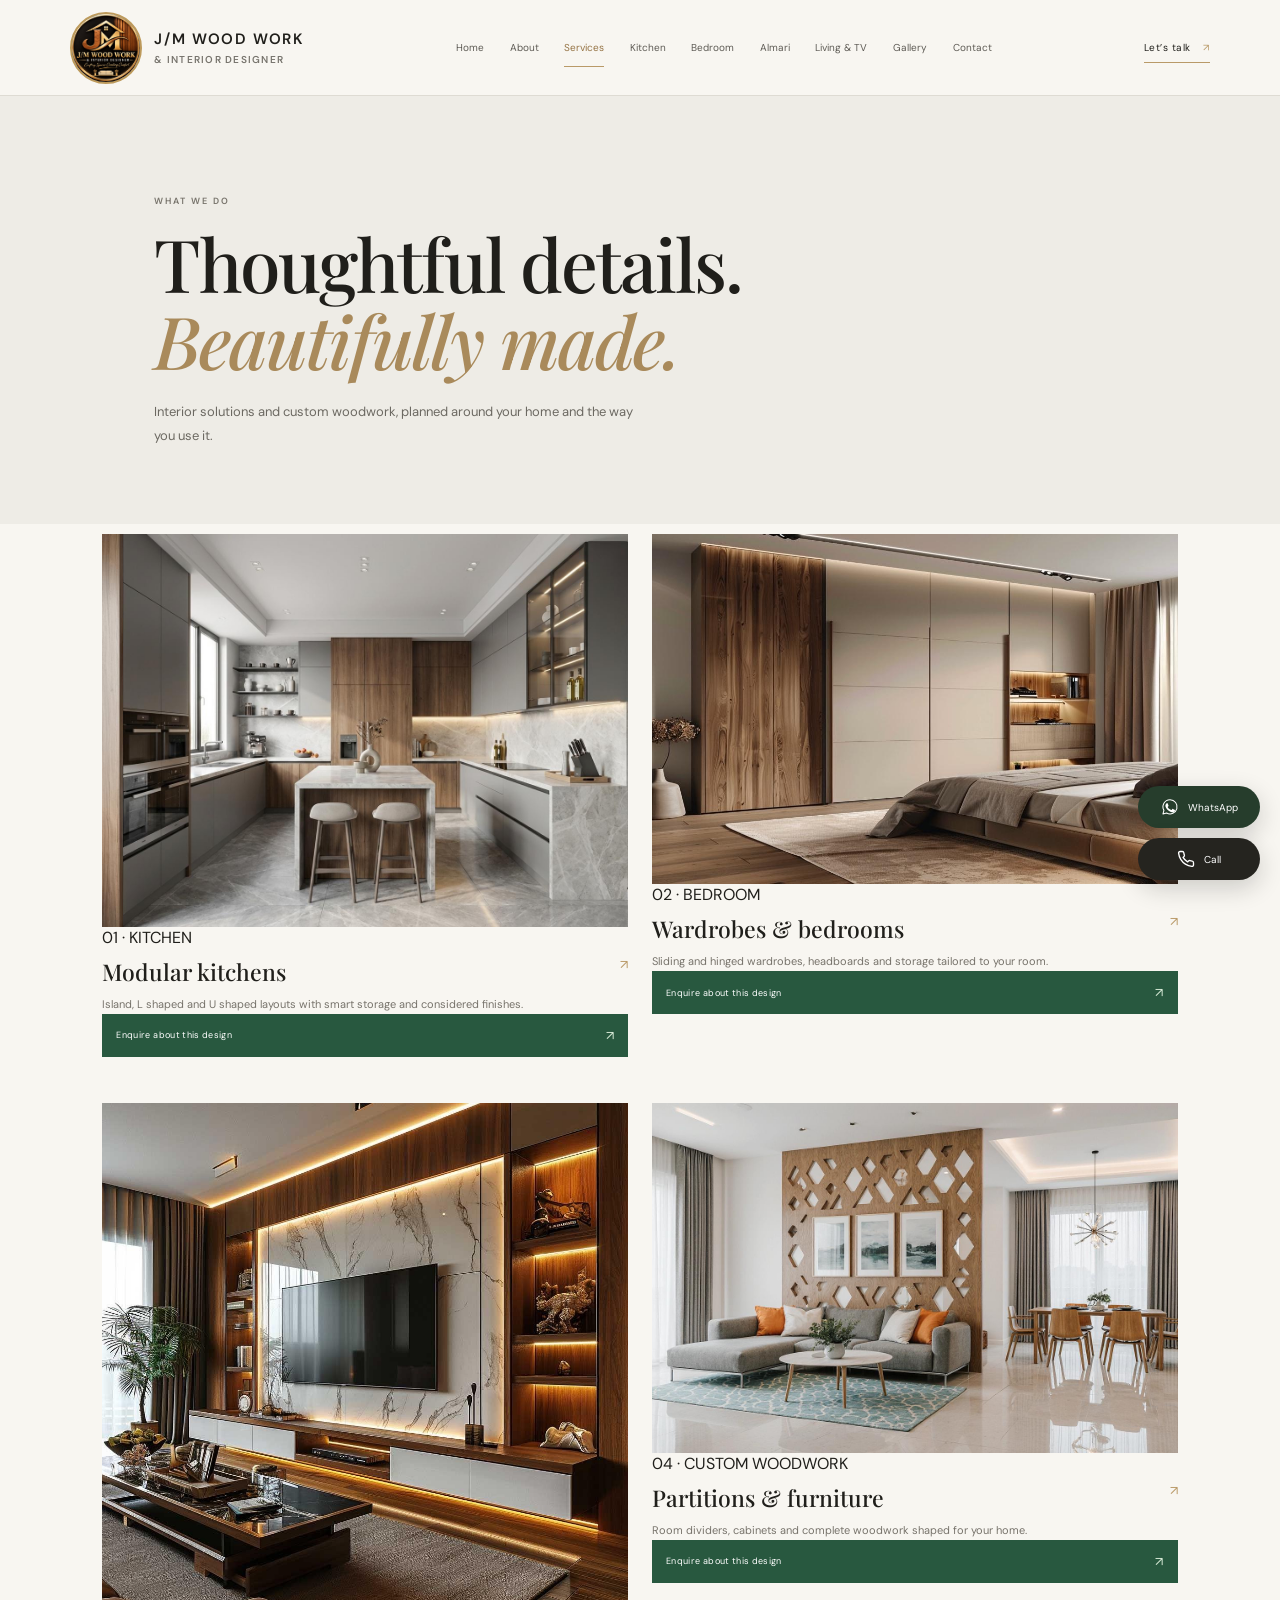
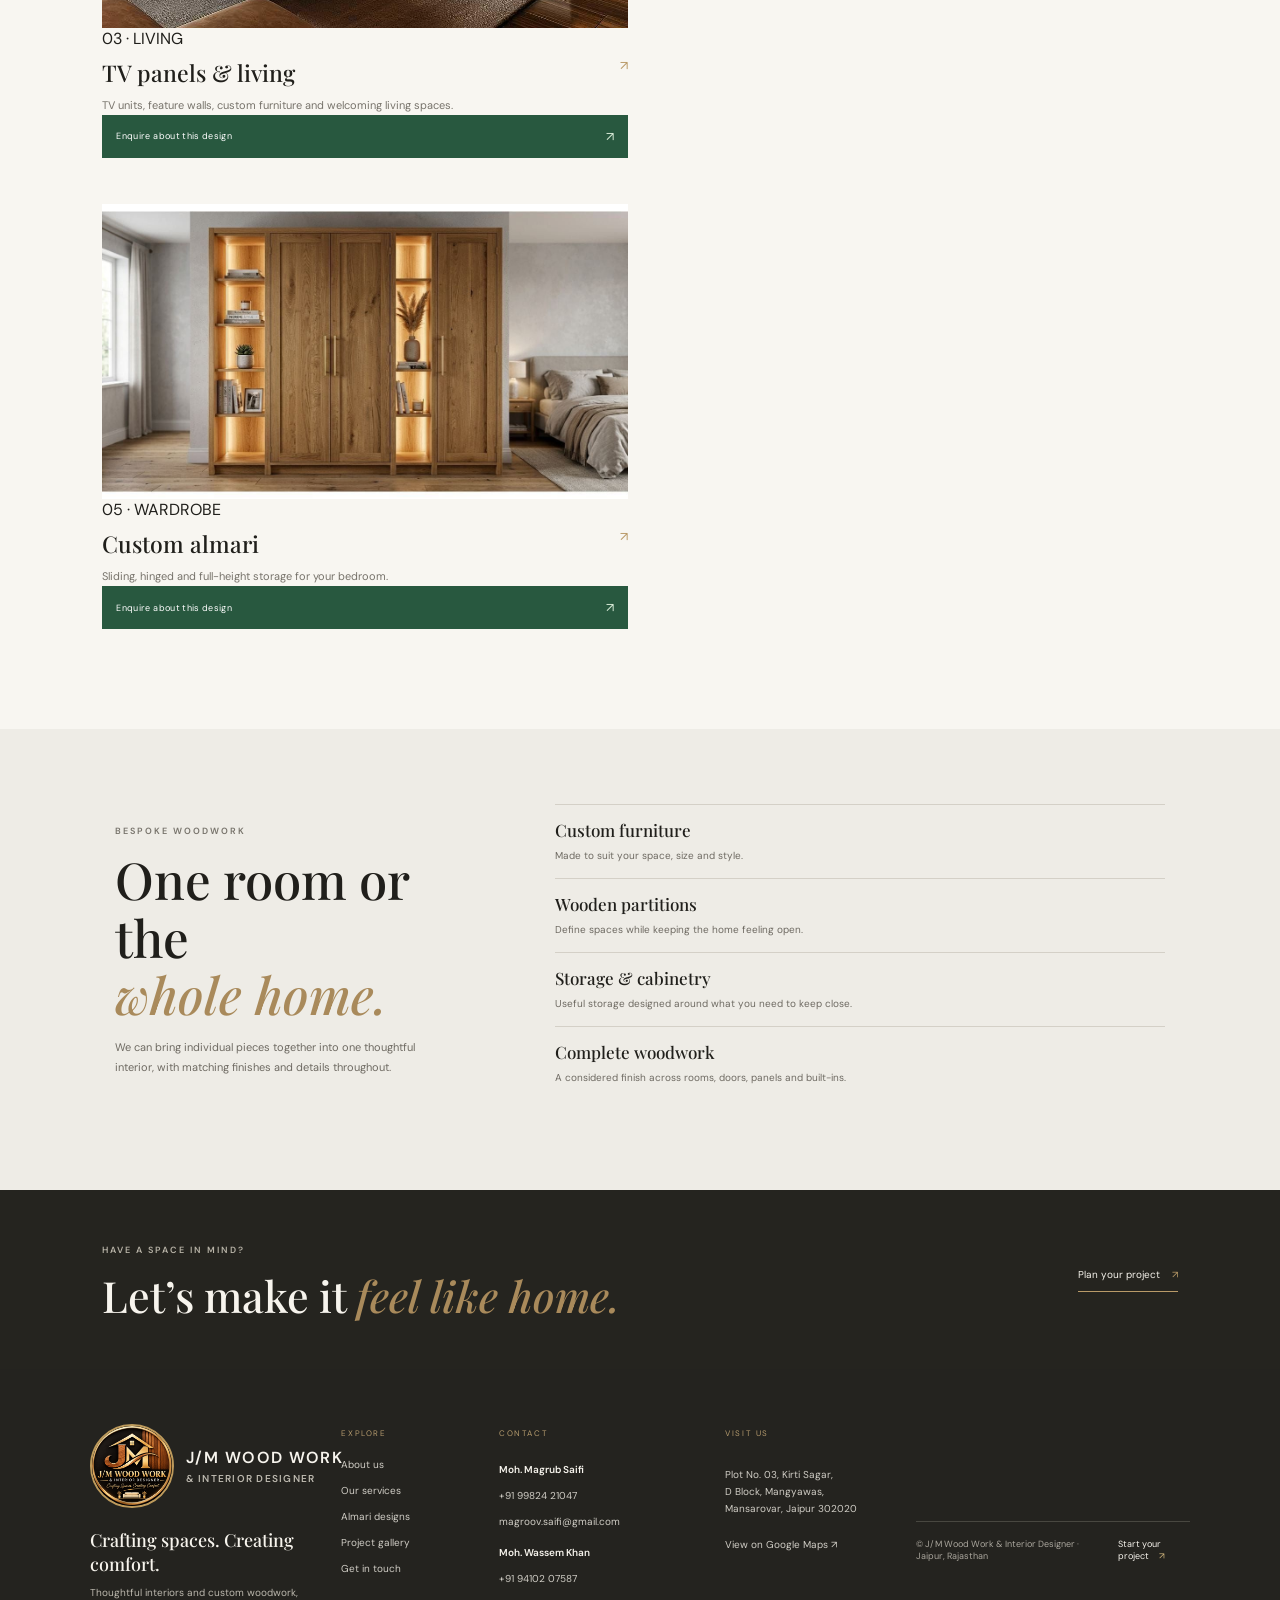
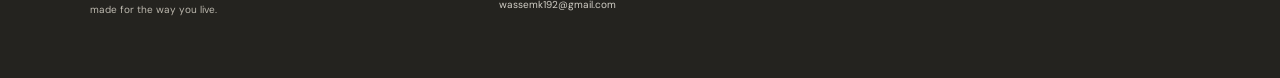
<file: services.html>
<!doctype html><html lang="en"><head><meta charset="UTF-8"><meta name="viewport" content="width=device-width, initial-scale=1"><meta name="theme-color" content="#171714"><meta name="description" content="Explore modular kitchens, wardrobes, TV units, sofas, partitions and custom interior woodwork in Jaipur."><title>Our services | J/M Wood Work & Interior Designer, Jaipur</title><link rel="preconnect" href="https://fonts.googleapis.com"><link rel="preconnect" href="https://fonts.gstatic.com" crossorigin><link href="https://fonts.googleapis.com/css2?family=DM+Sans:wght@400;500;600&family=Playfair+Display:wght@500;600&display=swap" rel="stylesheet"><link rel="stylesheet" href="/styles.css"></head><body><header class="topbar"><a class="brand" href="/" aria-label="J/M Wood Work home"><img class="brand-logo" src="/images/jm-logo.jpg" alt="J/M Wood Work logo"><span class="brand-name"><span>J/M WOOD WORK</span><i>& INTERIOR DESIGNER</i></span></a><button class="menu-toggle" aria-expanded="false" aria-controls="site-nav" aria-label="Open navigation"><span></span><span></span></button><nav id="site-nav" aria-label="Main navigation"><a href="/">Home</a><a href="/about.html">About</a><a href="/services.html">Services</a><a href="/kitchen.html">Kitchen</a><a href="/bedroom.html">Bedroom</a><a href="/almari.html">Almari</a><a href="/living-room.html">Living & TV</a><a href="/gallery.html">Gallery</a><a href="/contact.html">Contact</a></nav><a class="header-cta" href="https://wa.me/919982421047" target="_blank" rel="noreferrer">Let’s talk <span>↗</span></a></header><main><section class="page-hero"><p class="eyebrow">WHAT WE DO</p><h1>Thoughtful details.<br><em>Beautifully made.</em></h1><p class="intro">Interior solutions and custom woodwork, planned around your home and the way you use it.</p></section><section class="service-grid"><a class="service-card" href="/kitchen.html"><img src="/images/kitchen-island.jpg" alt="Wood and marble modular kitchen" loading="lazy"><span>01 · KITCHEN</span><h2>Modular kitchens <b>↗</b></h2><p>Island, L shaped and U shaped layouts with smart storage and considered finishes.</p></a><a class="service-card" href="/bedroom.html"><img src="/images/bedroom-wardrobe.jpg" alt="Bedroom with custom wardrobe" loading="lazy"><span>02 · BEDROOM</span><h2>Wardrobes & bedrooms <b>↗</b></h2><p>Sliding and hinged wardrobes, headboards and storage tailored to your room.</p></a><a class="service-card" href="/living-room.html"><img src="/images/tv-panel.jpg" alt="Wood and marble TV feature wall" loading="lazy"><span>03 · LIVING</span><h2>TV panels & living <b>↗</b></h2><p>TV units, feature walls, custom furniture and welcoming living spaces.</p></a><a class="service-card" href="/living-room.html"><img src="/images/living-dining.jpg" alt="Living room with decorative wood partition" loading="lazy"><span>04 · CUSTOM WOODWORK</span><h2>Partitions & furniture <b>↗</b></h2><p>Room dividers, cabinets and complete woodwork shaped for your home.</p></a><a class="service-card" href="/almari.html"><img src="/images/almari-wooden.jpg" alt="Custom wooden wardrobe and illuminated shelves" loading="lazy"><span>05 · WARDROBE</span><h2>Custom almari <b>↗</b></h2><p>Sliding, hinged and full-height storage for your bedroom.</p></a></section><section class="values-section service-detail-band"><div class="values-heading"><p class="eyebrow">BESPOKE WOODWORK</p><h2>One room or the<br><em>whole home.</em></h2><p>We can bring individual pieces together into one thoughtful interior, with matching finishes and details throughout.</p></div><div class="detail-list"><p><strong>Custom furniture</strong><span>Made to suit your space, size and style.</span></p><p><strong>Wooden partitions</strong><span>Define spaces while keeping the home feeling open.</span></p><p><strong>Storage & cabinetry</strong><span>Useful storage designed around what you need to keep close.</span></p><p><strong>Complete woodwork</strong><span>A considered finish across rooms, doors, panels and built-ins.</span></p></div></section></main><section class="contact-strip"><div><p class="eyebrow">HAVE A SPACE IN MIND?</p><h2>Let’s make it <em>feel like home.</em></h2></div><a class="contact-link" href="/contact.html">Plan your project <span>↗</span></a></section><footer class="site-footer"><div class="footer-main"><div class="footer-brand"><a class="brand" href="/"><img class="brand-logo" src="/images/jm-logo.jpg" alt="J/M Wood Work logo"><span class="brand-name"><span>J/M WOOD WORK</span><i>& INTERIOR DESIGNER</i></span></a><p>Crafting spaces. Creating comfort.</p><span class="footer-tag">Thoughtful interiors and custom woodwork, made for the way you live.</span></div><div class="footer-column"><p class="footer-title">EXPLORE</p><a href="/about.html">About us</a><a href="/services.html">Our services</a><a href="/almari.html">Almari designs</a><a href="/gallery.html">Project gallery</a><a href="/contact.html">Get in touch</a></div><div class="footer-column"><p class="footer-title">CONTACT</p><strong>Moh. Magrub Saifi</strong><a href="tel:+919982421047">+91 99824 21047</a><a href="mailto:magroov.saifi@gmail.com">magroov.saifi@gmail.com</a><strong>Moh. Wassem Khan</strong><a href="tel:+919410207587">+91 94102 07587</a><a href="mailto:wassemk192@gmail.com">wassemk192@gmail.com</a></div><div class="footer-column footer-address"><p class="footer-title">VISIT US</p><p>Plot No. 03, Kirti Sagar,<br>D Block, Mangyawas,<br>Mansarovar, Jaipur 302020</p><a href="https://maps.google.com/?q=Plot+No+03+Kirti+Sagar+D+Block+Mangyawas+Mansarovar+Jaipur+302020" target="_blank" rel="noreferrer">View on Google Maps ↗</a></div></div><div class="footer-bottom"><span>© J/M Wood Work & Interior Designer · Jaipur, Rajasthan</span><a href="/contact.html">Start your project <span>↗</span></a></div></footer><script src="/script.js?v=20261103-videos" defer></script></body></html>
</file>
<file: styles.css>
:root{--ink:#201f1b;--muted:#77746d;--paper:#f8f6f1;--gold:#b99a68;--line:#dedbd3;--serif:'Playfair Display',Georgia,serif;--sans:'DM Sans',Arial,sans-serif}*{box-sizing:border-box}html{scroll-behavior:smooth}body{margin:0;background:var(--paper);color:var(--ink);font-family:var(--sans)}img{max-width:100%}a{color:inherit;text-decoration:none}button,input,select,textarea{font:inherit}.topbar{min-height:82px;padding:0 5.5vw;display:flex;align-items:center;justify-content:space-between;gap:28px;border-bottom:1px solid var(--line);position:relative;z-index:5;background:var(--paper)}.brand{display:flex;align-items:center;gap:12px;flex:none}.monogram{font:600 28px var(--serif);letter-spacing:-3px}.monogram span{color:var(--gold);padding:0 2px}.brand-name{font-size:9px;letter-spacing:1.5px;font-weight:600;white-space:nowrap}.brand-name i{font-style:normal;display:block;font-size:7px;letter-spacing:1.3px;color:var(--muted);margin-top:4px}.topbar nav{display:flex;align-items:center;justify-content:center;gap:clamp(12px,2vw,27px)}.topbar nav a{font-size:10px;color:#5e5b55;white-space:nowrap;padding:12px 0;border-bottom:1px solid transparent}.topbar nav a:hover,.topbar nav a[aria-current=page]{color:#957344;border-color:var(--gold)}.header-cta{font-size:10px;letter-spacing:.5px;border-bottom:1px solid var(--gold);padding:8px 0;white-space:nowrap}.header-cta span,.contact-link span,.button span{color:var(--gold);padding-left:9px}.menu-toggle{display:none}.eyebrow{font-size:9px;letter-spacing:2px;font-weight:600;color:#77736b}.hero{min-height:590px;padding:65px 6vw 63px;display:grid;grid-template-columns:.8fr 1.2fr;gap:7%;align-items:center;position:relative}.hero-copy{padding-left:3vw}.hero-copy .eyebrow span{display:inline-block;width:24px;height:1px;background:var(--gold);vertical-align:middle;margin-right:10px}.hero h1,.page-hero h1{font:500 clamp(48px,6vw,82px)/1.05 var(--serif);letter-spacing:-2px;margin:25px 0}.hero h1 em,.page-hero h1 em,.section-heading h2 em,.contact-strip h2 em,.home-feature h2 em,.split-feature h2 em,.owners h2 em{color:#a98a5b;font-weight:500}.intro{font-size:13px;line-height:1.85;color:#6c6962;max-width:360px;margin:22px 0 32px}.hero-actions{display:flex;align-items:center;gap:22px;flex-wrap:wrap}.button{display:inline-flex;align-items:center;background:#25241f;color:#fff;font-size:10px;letter-spacing:.3px;padding:14px 18px;border:0;cursor:pointer}.button span{color:#d1b47e}.text-link{display:inline-block;font-size:10px;letter-spacing:.3px;padding-bottom:8px;border-bottom:1px solid var(--gold)}.text-link span{padding-left:12px;color:var(--gold)}.hero-image{margin:0;position:relative;background:#eee9df;display:flex;align-items:center;justify-content:center;min-height:300px}.hero-image img{display:block;width:100%;height:auto;max-height:490px;object-fit:contain}.hero-image figcaption{position:absolute;bottom:0;left:0;right:0;display:flex;justify-content:space-between;gap:10px;padding:12px 15px;background:rgba(248,246,241,.92);font-size:8px;letter-spacing:1.2px}.hero-index{position:absolute;left:6vw;bottom:20px;font-size:8px;letter-spacing:1.5px;color:#858178}.hero-index span{margin-left:15px;color:#aaa59a}.intro-band{text-align:center;background:#eeece6;padding:80px 20px 76px}.statement{font:500 clamp(27px,4vw,44px)/1.35 var(--serif);margin:24px 0 16px}.statement span{color:#9b8056}.about-copy{font-size:12px;line-height:1.8;color:#77736b;max-width:450px;margin:0 auto 22px}.home-services,.work{padding:88px 7vw 100px}.section-heading{display:flex;justify-content:space-between;align-items:end;gap:20px;margin-bottom:34px}.section-heading h2,.owners h2{font:500 clamp(34px,4.5vw,52px)/1.12 var(--serif);margin:13px 0 0}.section-heading .text-link{margin-bottom:5px;white-space:nowrap}.service-grid{display:grid;grid-template-columns:repeat(3,minmax(0,1fr));gap:20px}.service-card{display:block;min-width:0}.service-card img{display:block;width:100%;height:auto;object-fit:contain;background:#eeece6;transition:opacity .25s}.service-card:hover img{opacity:.88}.service-card>span{display:block;font-size:8px;letter-spacing:1.4px;color:#888278;margin-top:16px}.service-card h2{font:500 23px var(--serif);margin:8px 0}.service-card h2 b{font:400 13px var(--sans);color:var(--gold);float:right}.service-card p{font-size:11px;color:#77736b;line-height:1.7;margin:0}.home-feature,.split-feature{display:grid;grid-template-columns:1.1fr .9fr;gap:9%;align-items:center;padding:70px 9vw 90px;background:#eeece6}.home-feature figure,.feature-image{margin:0;background:#e1ded6;display:flex;align-items:center;justify-content:center}.home-feature img,.feature-image img{display:block;width:100%;height:auto;object-fit:contain}.home-feature h2,.split-feature h2{font:500 clamp(38px,5vw,58px)/1.1 var(--serif);margin:20px 0}.home-feature p:not(.eyebrow),.split-feature p:not(.eyebrow){font-size:12px;line-height:1.8;color:#6c6962;max-width:400px}.contact-strip{padding:45px 8vw;background:#25241f;color:#f7f4ed;display:flex;align-items:center;justify-content:space-between;gap:24px}.contact-strip .eyebrow{color:#b7b2a6}.contact-strip h2{font:500 clamp(27px,4vw,43px) var(--serif);margin:10px 0 0}.contact-link{display:inline-block;font-size:10px;border-bottom:1px solid var(--gold);padding:0 0 10px;white-space:nowrap}.contact-strip .contact-link span{color:var(--gold)}footer{padding:22px 5.5vw;display:flex;align-items:center;justify-content:space-between;gap:20px}footer>span{font-size:9px;color:#77736b}.page-hero{padding:90px 12vw 76px;background:#eeece6}.page-hero h1{font-size:clamp(43px,6vw,73px);margin:18px 0}.page-hero .intro{max-width:490px;margin-bottom:0}.page-hero .contact-link{margin-top:28px;color:var(--ink)}.page-hero.compact{padding-top:68px;padding-bottom:58px}.split-feature{padding-top:72px;padding-bottom:82px;background:transparent}.split-feature:nth-of-type(even){background:#eeece6}.feature-list{list-style:none;padding:0;margin:22px 0 28px}.feature-list li{font-size:11px;color:#625f58;padding:10px 0;border-bottom:1px solid var(--line)}.owners{padding:76px 10vw 100px}.owners h2{margin:12px 0 35px}.owner-grid{display:grid;grid-template-columns:repeat(2,1fr);gap:20px}.owner-grid article{border-top:1px solid var(--line);padding:18px 0}.owner-grid article>span{font-size:9px;color:#a98a5b}.owner-grid h3{font:500 23px var(--serif);margin:13px 0}.owner-grid a{display:block;font-size:11px;color:#68655e;margin-top:8px}.service-grid{padding:0}.page-hero+.service-grid{padding:10px 8vw 100px;grid-template-columns:repeat(2,minmax(0,1fr));gap:46px 24px}.image-pair{display:grid;grid-template-columns:1fr 1fr;gap:16px;padding:10px 9vw 90px}.image-pair img{display:block;width:100%;height:auto;object-fit:contain;background:#eeece6}.gallery-page{padding-top:20px}.filters{display:flex;gap:25px;border-bottom:1px solid var(--line);margin:0 0 30px;overflow-x:auto}.filter{font:inherit;font-size:10px;color:#77736b;background:none;border:0;padding:0 0 13px;white-space:nowrap;cursor:pointer;border-bottom:1px solid transparent}.filter span{font-size:8px;color:#aaa;margin-left:5px}.filter.active{color:var(--ink);border-color:var(--gold)}.gallery{columns:3 230px;column-gap:16px}.project{break-inside:avoid;margin:0 0 16px;background:#eeece6;cursor:pointer;position:relative;overflow:hidden}.project img{display:block;width:100%;height:auto;object-fit:contain;transition:transform .5s}.project:hover img{transform:scale(1.025)}.project figcaption{position:absolute;bottom:0;left:0;right:0;padding:35px 13px 12px;background:linear-gradient(transparent,rgba(20,19,17,.68));color:#fff;font-size:9px;letter-spacing:.8px;opacity:0;transition:opacity .25s}.project:hover figcaption,.project:focus-visible figcaption{opacity:1}.project[hidden]{display:none}dialog{border:0;padding:36px;background:#201f1c;color:white;width:min(92vw,1100px);max-width:none;max-height:92vh}dialog::backdrop{background:rgba(13,12,10,.88)}dialog figure{margin:0;display:flex;flex-direction:column;align-items:center;gap:12px}dialog img{display:block;max-width:100%;max-height:78vh;width:auto;height:auto;object-fit:contain}dialog figcaption{font-size:9px;letter-spacing:1.4px;color:#ded8cb}.close,.prev,.next{position:absolute;border:0;background:transparent;color:white;font-size:32px;cursor:pointer}.close{right:18px;top:7px}.prev{left:4px;top:48%}.next{right:4px;top:48%}.contact-layout{padding:45px 10vw 100px;display:grid;grid-template-columns:1fr .8fr;gap:10%;align-items:start}#enquiry-form{display:grid;gap:17px}#enquiry-form label{display:grid;gap:8px;font-size:10px;color:#5e5b55}#enquiry-form input,#enquiry-form select,#enquiry-form textarea{border:1px solid var(--line);background:transparent;padding:13px 12px;border-radius:0;font-size:12px;color:var(--ink);width:100%}#enquiry-form textarea{resize:vertical}#enquiry-form .button{justify-self:start}.form-note{font-size:9px;color:#807c73;margin:0}.contact-card{background:#eeece6;padding:30px}.contact-card h2{font:500 29px var(--serif);margin:14px 0}.contact-card>p:not(.eyebrow){font-size:11px;line-height:1.8;color:#6c6962}.contact-person{border-top:1px solid var(--line);padding:17px 0 5px;margin-top:15px;display:grid;gap:8px}.contact-person strong{font:500 17px var(--serif)}.contact-person a{font-size:10px;color:#67635b}.contact-person .wa-link{color:#927346}
@media(max-width:1050px){.topbar{gap:18px;padding:0 4vw}.topbar nav{gap:12px}.topbar nav a{font-size:9px}.brand{gap:8px}.brand-name{letter-spacing:1px}.header-cta{display:none}}
@media(max-width:760px){.topbar{min-height:70px;padding:0 5vw;justify-content:flex-start}.brand{margin-right:auto}.menu-toggle{display:flex;width:42px;height:42px;border:1px solid var(--line);background:transparent;align-items:center;justify-content:center;flex-direction:column;gap:5px;cursor:pointer}.menu-toggle span{display:block;width:17px;height:1px;background:var(--ink);transition:transform .2s}.menu-toggle[aria-expanded=true] span:first-child{transform:translateY(3px) rotate(45deg)}.menu-toggle[aria-expanded=true] span:last-child{transform:translateY(-3px) rotate(-45deg)}.topbar nav{display:none;position:absolute;top:69px;left:0;right:0;background:var(--paper);padding:8px 5vw 20px;border-bottom:1px solid var(--line);box-shadow:0 10px 18px #201f1b10;align-items:stretch;gap:0}.topbar nav.open{display:flex;flex-direction:column}.topbar nav a{font-size:12px;padding:13px 0;border-bottom:1px solid var(--line)}.hero{padding:48px 5vw 53px;grid-template-columns:1fr;gap:28px}.hero-copy{padding:0}.hero h1{font-size:60px;margin:20px 0}.hero-image{min-height:0}.hero-image img{max-height:none}.hero-index{left:5vw;bottom:18px}.intro-band{padding:63px 22px}.home-services,.work{padding:65px 5vw 72px}.section-heading{align-items:start;flex-direction:column;gap:12px;margin-bottom:25px}.section-heading h2{font-size:38px}.service-grid{grid-template-columns:1fr;gap:28px}.service-card img{width:100%}.service-card h2{font-size:22px}.home-feature,.split-feature{grid-template-columns:1fr;gap:28px;padding:50px 6vw 60px}.home-feature h2,.split-feature h2{font-size:43px;margin:14px 0}.home-feature .eyebrow,.split-feature .eyebrow{line-height:1.7}.contact-strip{padding:35px 6vw;align-items:flex-start;flex-direction:column}.contact-strip h2{font-size:30px}.contact-strip .contact-link{margin-top:5px}.page-hero{padding:60px 7vw 55px}.page-hero h1{font-size:47px}.page-hero.compact{padding:52px 7vw 38px}.owners{padding:55px 7vw 70px}.owner-grid{grid-template-columns:1fr;gap:4px}.page-hero+.service-grid{padding:12px 6vw 70px;grid-template-columns:1fr;gap:30px}.image-pair{grid-template-columns:1fr;gap:10px;padding:6px 6vw 65px}.gallery{columns:2 140px;column-gap:9px}.project{margin-bottom:9px}.project figcaption{opacity:1;padding:27px 8px 8px;font-size:8px}.filters{gap:19px;margin-bottom:22px}.contact-layout{padding:30px 6vw 70px;grid-template-columns:1fr;gap:25px}.contact-card{padding:24px}footer{padding:20px 5vw;align-items:flex-start;flex-direction:column;gap:10px}footer>span{font-size:8px}dialog{padding:25px 18px}dialog img{max-height:78vh}}
@media(max-width:380px){.brand-name{font-size:8px}.hero h1{font-size:53px}.hero-actions{gap:14px}.button{padding:13px 14px}.gallery{columns:1}.project figcaption{font-size:9px}}
@media(prefers-reduced-motion:reduce){html{scroll-behavior:auto}*,*::before,*::after{transition:none!important}}
.footer-links{display:flex;gap:16px}.footer-links a,.footer-phone{font-size:9px;color:#68655e}.footer-links a:hover,.footer-phone:hover{color:#957344}.wa-float{position:fixed;z-index:8;right:22px;bottom:20px;display:flex;align-items:center;gap:9px;padding:12px 15px;border-radius:30px;background:#243b2a;color:#fff;font-size:10px;box-shadow:0 8px 24px #1717142b;transition:transform .2s,background .2s}.wa-float:hover{transform:translateY(-2px);background:#1d492b}.wa-float>span:last-child{color:#d6c296}.wa-mark{font-size:8px;font-weight:600;letter-spacing:-.4px;border:1px solid #d8e2d8;border-radius:50%;width:19px;height:19px;display:grid;place-items:center}@media(max-width:760px){.footer-links{gap:13px}.footer-links a,.footer-phone{font-size:10px}.wa-float{right:14px;bottom:14px;padding:11px 13px}}
.site-footer{background:#24231f;color:#f7f4ed;padding:55px 7vw 20px}.footer-main{display:grid;grid-template-columns:1.25fr .7fr 1.1fr 1fr;gap:38px;padding-bottom:40px}.site-footer .brand-name{color:#f7f4ed}.site-footer .brand-name i{color:#bcb8ae}.footer-brand>p{font:500 18px var(--serif);margin:20px 0 8px}.footer-tag{display:block;max-width:235px;font-size:10px;line-height:1.7;color:#bcb8ae}.footer-column{display:flex;flex-direction:column;align-items:flex-start;gap:9px}.footer-column a,.footer-column strong,.footer-column>p:not(.footer-title){font-size:10px;line-height:1.7;color:#d1cec6}.footer-column strong{font-weight:600;color:#f7f4ed;margin-top:5px}.footer-column a:hover,.footer-bottom a:hover{color:#d2b77e}.footer-column .footer-title{font-size:8px;letter-spacing:1.6px;color:#b49a6d;margin:4px 0 9px}.footer-bottom{border-top:1px solid #484740;padding-top:16px;display:flex;justify-content:space-between;gap:16px;font-size:9px;color:#aaa69d}.footer-bottom a{color:#f7f4ed}.footer-bottom a span{color:#d2b77e;margin-left:8px}.float-actions{position:fixed;z-index:9;right:20px;bottom:20px;display:flex;flex-direction:column;gap:10px}.float-button{display:flex;align-items:center;justify-content:center;gap:9px;min-width:122px;padding:12px 15px;border-radius:28px;background:#263d2c;color:white;font-size:10px;box-shadow:0 8px 24px #17171430;transition:transform .2s,background .2s}.float-button:hover{transform:translateY(-2px);background:#1e4b2c}.float-call{background:#25241f}.float-call:hover{background:#423c2d}.float-button svg{width:18px;height:18px;fill:none;stroke:currentColor;stroke-width:1.8;stroke-linecap:round;stroke-linejoin:round;flex:none}.float-whatsapp svg path:first-child{fill:none}.float-whatsapp svg path:last-child{fill:currentColor;stroke:none}.home-process{padding:75px 8vw 90px;background:#eeece6}.process-grid{display:grid;grid-template-columns:repeat(3,1fr);gap:25px}.process-grid article,.values-grid article{border-top:1px solid #d4d0c7;padding:16px 5px 0 0}.process-grid article>span,.values-grid article>span{font-size:9px;color:#a98a5b;letter-spacing:1px}.process-grid h3,.values-grid h3{font:500 21px var(--serif);margin:12px 0}.process-grid p,.values-grid p{font-size:11px;line-height:1.8;color:#6e6a62;max-width:300px}.values-section{padding:75px 9vw 90px;display:grid;grid-template-columns:.75fr 1.25fr;gap:7%;align-items:center;background:#eeece6}.values-heading h2,.gallery-note h2,.contact-next h2{font:500 clamp(34px,4.5vw,51px)/1.13 var(--serif);margin:14px 0}.values-heading h2 em,.gallery-note h2 em,.contact-next h2 em{color:#a98a5b}.values-heading>p:not(.eyebrow){font-size:11px;line-height:1.8;color:#6e6a62;max-width:330px}.values-grid{display:grid;grid-template-columns:repeat(3,1fr);gap:18px}.detail-list p{border-top:1px solid #d4d0c7;padding:14px 0;margin:0;display:flex;flex-direction:column;gap:6px}.detail-list strong{font:500 17px var(--serif)}.detail-list span{font-size:10px;line-height:1.7;color:#6e6a62}.gallery-note{padding:72px 20px 85px;text-align:center;background:#eeece6}.gallery-note>p:not(.eyebrow){font-size:11px;line-height:1.8;max-width:430px;color:#6e6a62;margin:0 auto 22px}.gallery-note h2{font-size:44px}.contact-next{padding:70px 10vw 85px;display:grid;grid-template-columns:1fr 1fr;gap:10%;align-items:center;background:#eeece6}.contact-next-copy p{font-size:12px;line-height:1.8;color:#6e6a62;max-width:430px;margin:0 0 22px}
@media(max-width:760px){.site-footer{padding:38px 6vw 18px}.footer-main{grid-template-columns:1fr 1fr;gap:27px 18px;padding-bottom:28px}.footer-brand{grid-column:1/-1}.footer-tag{max-width:300px}.footer-bottom{flex-direction:column;font-size:8px}.float-actions{right:12px;bottom:12px;flex-direction:row;gap:8px}.float-button{min-width:0;padding:11px 13px;font-size:9px}.float-button svg{width:17px;height:17px}.home-process{padding:55px 6vw 65px}.process-grid{grid-template-columns:1fr;gap:12px}.process-grid article,.values-grid article{padding-top:12px}.values-section{padding:55px 6vw 65px;grid-template-columns:1fr;gap:25px}.values-grid{grid-template-columns:1fr;gap:5px}.detail-list p{padding:12px 0}.gallery-note{padding:55px 7vw 65px}.gallery-note h2{font-size:38px}.contact-next{padding:55px 7vw 65px;grid-template-columns:1fr;gap:7px}}
.project-card{break-inside:avoid;margin:0 0 16px;background:#fff;border:1px solid #e6e2da}.project-image{display:block;position:relative;width:100%;padding:0;border:0;background:#eeece6;cursor:zoom-in;overflow:hidden}.project-image img{display:block;width:100%;height:auto;object-fit:contain;transition:transform .45s}.project-image:hover img{transform:scale(1.025)}.project-caption{position:absolute;left:0;right:0;bottom:0;padding:32px 13px 11px;background:linear-gradient(transparent,rgba(20,19,17,.7));color:white;text-align:left;font-size:9px;letter-spacing:.8px;opacity:0;transition:opacity .2s}.project-image:hover .project-caption,.project-image:focus-visible .project-caption{opacity:1}.project-enquiry{display:flex;align-items:center;justify-content:space-between;gap:8px;padding:13px 14px;font-size:9px;letter-spacing:.35px;color:#50483a;background:#fff}.project-enquiry span:last-child{font-size:13px;color:#a98a5b}.project-enquiry:hover{background:#f0ede6;color:#201f1b}.project-card[hidden]{display:none}
.service-card-main{display:block}.image-enquiry{width:100%;display:flex;align-items:center;justify-content:space-between;gap:10px;padding:12px 14px;background:#fff;border-top:1px solid #e6e2da;color:#50483a;font-size:9px;letter-spacing:.25px}.image-enquiry span{font-size:13px;color:#a98a5b}.image-enquiry:hover{background:#f0ede6;color:#201f1b}.hero-image,.feature-image{flex-direction:column;align-items:stretch}.hero-image img,.feature-image img{width:100%}.hero-image figcaption{position:static;order:2}.hero-image .image-enquiry{order:3}.related-image{background:#eeece6}.related-image img{display:block;width:100%;height:auto;object-fit:contain}
.project-enquiry,.image-enquiry{background:#28583f;color:#fff;border:0}.project-enquiry span:last-child,.image-enquiry span{color:#d7e9d6}.project-enquiry:hover,.image-enquiry:hover{background:#1e4933;color:white}.wardrobe-gallery{padding:75px 8vw 90px}.wardrobe-cards{display:grid;grid-template-columns:repeat(2,minmax(0,1fr));gap:22px}.wardrobe-card{min-width:0;background:#eeece6}.wardrobe-card>img{display:block;width:100%;height:auto;object-fit:contain}.wardrobe-card-copy{padding:17px 18px 18px}.wardrobe-card-copy>span{font-size:8px;letter-spacing:1.3px;color:#77736b}.wardrobe-card-copy h3{font:500 21px var(--serif);margin:10px 0 14px}.wardrobe-card .project-enquiry{margin:0 -18px -18px;width:calc(100% + 36px)}.wardrobe-video{display:grid;grid-template-columns:.85fr 1fr;gap:10%;align-items:center;padding:70px 10vw 85px;background:#eeece6}.video-copy h2{font:500 clamp(38px,4.5vw,52px)/1.13 var(--serif);margin:16px 0}.video-copy h2 em{color:#a98a5b}.video-copy>p:not(.eyebrow){font-size:11px;line-height:1.8;color:#6e6a62;max-width:350px;margin-bottom:23px}.video-frame{margin:0;max-width:480px;background:#171714}.video-frame video{display:block;width:100%;height:auto;max-height:80vh;object-fit:contain;background:#171714}.video-frame figcaption{font-size:8px;letter-spacing:1.2px;color:#d6d2c8;padding:12px 14px}.home-services .service-grid{grid-template-columns:repeat(auto-fit,minmax(220px,1fr))}
@media(max-width:760px){.wardrobe-gallery{padding:55px 6vw 65px}.wardrobe-cards{grid-template-columns:1fr;gap:16px}.wardrobe-card-copy{padding:14px}.wardrobe-card .project-enquiry{margin:0 -14px -14px;width:calc(100% + 28px)}.wardrobe-video{grid-template-columns:1fr;gap:26px;padding:55px 6vw 65px}.video-frame{width:100%;max-width:520px;margin:auto}.video-frame video{max-height:none}.home-services .service-grid{grid-template-columns:1fr}}

.topbar{position:sticky;top:0}.brand-name{font-size:12px;letter-spacing:1.2px}.brand-name i{font-size:8.5px;letter-spacing:1.1px}
.home-video{display:grid;grid-template-columns:.85fr 1fr;gap:10%;align-items:center;padding:70px 10vw 85px;background:#24231f;color:#f7f4ed}.home-video .eyebrow{color:#c2bba9}.home-video-copy h2{font:500 clamp(38px,4.5vw,52px)/1.13 var(--serif);margin:16px 0}.home-video-copy h2 em{color:#d1b77f}.home-video-copy>p:not(.eyebrow){font-size:11px;line-height:1.8;color:#d0ccc3;max-width:350px;margin-bottom:22px}.home-video .text-link{color:#fff}.home-video .text-link span{color:#d1b77f}
@media(max-width:980px){.topbar{min-height:74px;padding:0 5vw;justify-content:flex-start;gap:14px}.brand{margin-right:auto}.brand-name{font-size:11px;letter-spacing:1px}.brand-name i{font-size:7.5px}.menu-toggle{display:flex;width:42px;height:42px;border:1px solid var(--line);background:transparent;align-items:center;justify-content:center;flex-direction:column;gap:5px;cursor:pointer}.menu-toggle span{display:block;width:17px;height:1px;background:var(--ink);transition:transform .2s}.menu-toggle[aria-expanded=true] span:first-child{transform:translateY(3px) rotate(45deg)}.menu-toggle[aria-expanded=true] span:last-child{transform:translateY(-3px) rotate(-45deg)}.topbar nav{display:none;position:absolute;top:100%;left:0;right:0;background:var(--paper);padding:8px 5vw 20px;border-bottom:1px solid var(--line);box-shadow:0 10px 18px #201f1b10;align-items:stretch;gap:0}.topbar nav.open{display:flex;flex-direction:column}.topbar nav a{font-size:12px;padding:13px 0;border-bottom:1px solid var(--line)}.header-cta{display:none}}
@media(max-width:760px){.brand-name{font-size:10px;letter-spacing:.9px}.brand-name i{font-size:7px;letter-spacing:.8px}.home-video{grid-template-columns:1fr;gap:24px;padding:55px 6vw 65px}.home-video-copy h2{font-size:43px}.home-video .video-frame{width:100%;max-width:520px;margin:auto}}

.button{background:#28583f;color:#fff;transition:background .2s}.button:hover{background:#1e4933}.button span{color:#d7e9d6}
.brand-logo{display:block;flex:none;width:49px;height:66px;object-fit:contain;background:#080706;border:1px solid #bd9a5b;border-radius:4px}.brand-name>span{display:block;font-size:12px;font-weight:600;letter-spacing:1.2px;white-space:nowrap}.site-footer .brand-logo{width:58px;height:78px}.site-footer .brand-name>span{font-size:13px;color:#f7f4ed}.site-footer .brand-name i{font-size:8px}
@media(max-width:980px){.brand-logo{width:43px;height:58px}.brand-name>span{font-size:11px;letter-spacing:.8px}.site-footer .brand-logo{width:52px;height:70px}}
@media(max-width:760px){.brand-logo{width:39px;height:52px}.brand-name>span{font-size:10px;letter-spacing:.65px}.brand-name i{font-size:7px}.site-footer .brand-logo{width:48px;height:64px}.site-footer .brand-name>span{font-size:11px}}
.topbar{min-height:96px}.brand-logo{width:72px;height:72px;object-fit:cover;border:2px solid #bd9a5b;border-radius:50%;background:#080706}.brand-name>span{font-size:15px;letter-spacing:1.35px}.brand-name i{font-size:10px;letter-spacing:1.25px}.site-footer .brand-logo{width:84px;height:84px}.site-footer .brand-name>span{font-size:16px}.site-footer .brand-name i{font-size:10px}
@media(max-width:980px){.topbar{min-height:88px}.brand-logo{width:62px;height:62px}.brand-name>span{font-size:13.5px;letter-spacing:1px}.brand-name i{font-size:9px}.site-footer .brand-logo{width:72px;height:72px}}
@media(max-width:760px){.topbar{min-height:76px}.brand-logo{width:56px;height:56px}.brand-name>span{font-size:12px;letter-spacing:.7px}.brand-name i{font-size:8.5px;letter-spacing:.8px}.site-footer .brand-logo{width:66px;height:66px}.site-footer .brand-name>span{font-size:14px}}
.home-video-carousel{min-width:0;width:100%;max-width:520px;margin-inline:auto}.carousel-stage{min-width:0}.carousel-slide[hidden]{display:none!important}.carousel-slide{width:100%}.carousel-slide video{width:100%;height:auto}.carousel-controls{display:flex;align-items:center;gap:13px;margin-top:14px}.carousel-arrow{width:36px;height:36px;border:1px solid #75836d;border-radius:50%;background:transparent;color:#f7f4ed;font-size:17px;cursor:pointer;flex:none}.carousel-arrow:hover{background:#31553b}.carousel-dots{display:flex;align-items:center;gap:7px;margin-left:auto}.carousel-dot{width:7px;height:7px;border:0;border-radius:50%;padding:0;background:#7a7971;cursor:pointer}.carousel-dot[aria-pressed=true]{width:20px;border-radius:8px;background:#d1b77f}.carousel-count{font-size:9px;letter-spacing:1px;color:#d3c9b1;white-space:nowrap}.video-gallery-section{padding:75px 8vw 90px;background:#eeece6}.video-gallery-section .section-heading{display:block}.video-gallery-intro{font-size:11px;line-height:1.8;color:#6e6a62;max-width:440px;margin:15px 0 0}.video-gallery-grid{display:grid;grid-template-columns:repeat(3,minmax(0,1fr));gap:20px}.video-card{min-width:0;background:#fff;border:1px solid #e3dfd6}.video-card-media{margin:0;background:#161614}.video-card-media video{display:block;width:100%;height:auto;max-height:75vh;object-fit:contain;background:#161614}.video-card-media figcaption{background:#fff;padding:16px}.video-card-media figcaption>span{font-size:8px;letter-spacing:1.25px;color:#8b806c}.video-card-media h3{font:500 19px var(--serif);margin:8px 0}.video-card-media p{font-size:10px;line-height:1.7;color:#6e6a62;margin:0}.video-card .project-enquiry{margin:0}.video-gallery-grid .video-card video{aspect-ratio:auto}
@media(max-width:980px){.video-gallery-section{padding:65px 6vw 75px}.video-gallery-grid{grid-template-columns:repeat(2,minmax(0,1fr));gap:14px}}
@media(max-width:760px){.home-video-carousel{max-width:520px}.carousel-controls{gap:8px}.carousel-arrow{width:34px;height:34px}.carousel-dots{gap:5px}.carousel-dot{width:6px;height:6px}.carousel-dot[aria-pressed=true]{width:15px}.carousel-count{font-size:8px}.video-gallery-section{padding:55px 6vw 65px}.video-gallery-grid{grid-template-columns:1fr;gap:15px}.video-card-media video{max-height:72vh}}
@media(max-width:760px){.hero h1{font-size:clamp(48px,13vw,58px)}.brand-name{font-size:11px;letter-spacing:.9px}.brand-name i{font-size:7.5px}.float-actions{right:12px;bottom:12px;gap:7px}.float-button{width:42px;height:42px;min-width:42px;padding:0;border-radius:50%;gap:0}.float-button span{display:none}}

/* Keep portrait project videos compact on phones while preserving their full frame. */
.home-video-carousel{max-width:400px}
.carousel-slide video{display:block;width:100%;height:min(60vh,500px);margin-inline:auto;object-fit:contain;background:#161614}
.video-card-media video{height:min(52vh,420px);object-fit:contain}
@media(max-width:760px){
  .home-video-carousel{max-width:300px}
  .carousel-slide video{height:clamp(250px,46vh,380px)}
  .video-card-media video{height:clamp(230px,44vh,360px);max-height:none}
}
</file>
